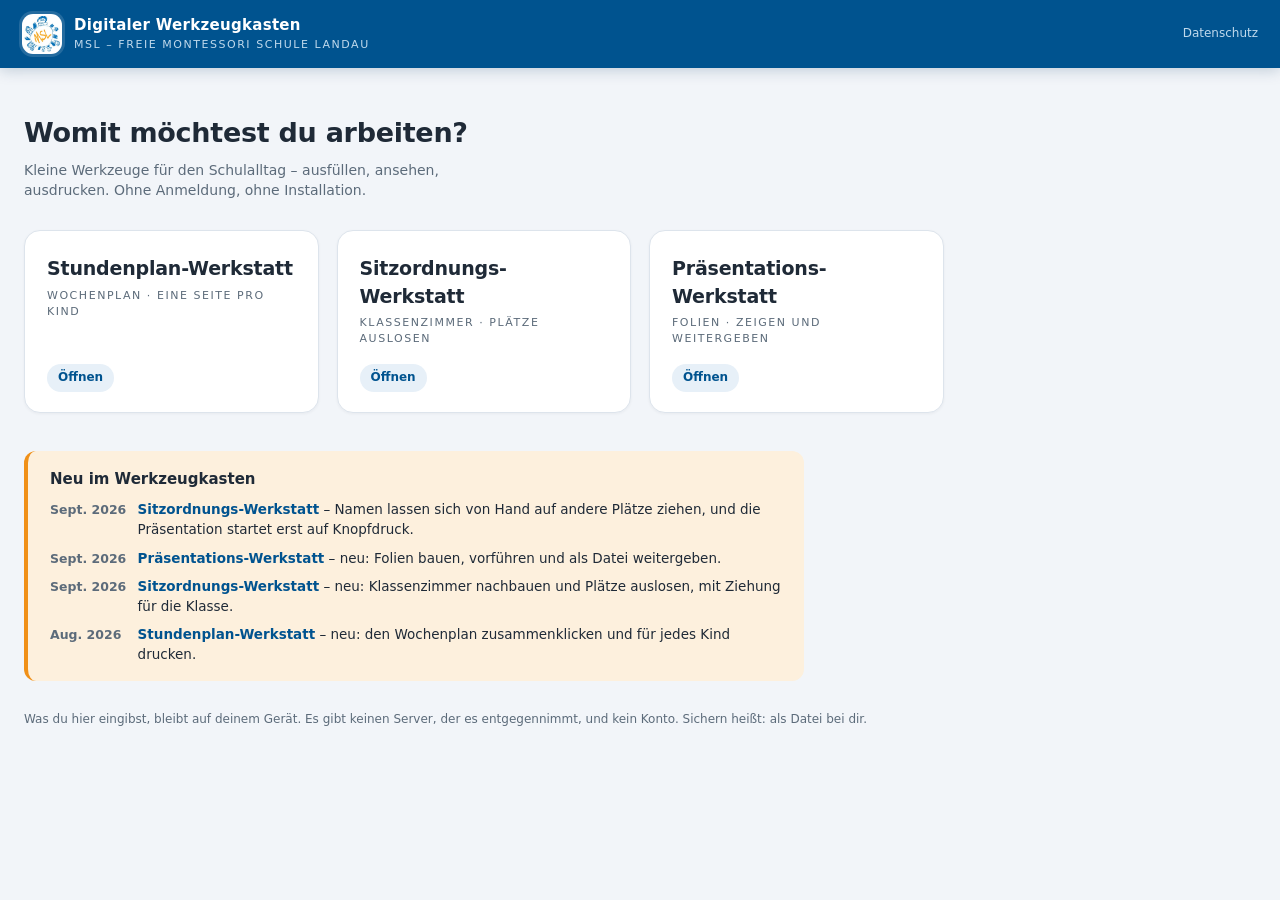
<file: index.html>
<!DOCTYPE html>
<html lang="de">
<head>
<meta charset="utf-8">
<meta name="viewport" content="width=device-width, initial-scale=1">
<title>MSL – digitaler Werkzeugkasten</title>
<link rel="stylesheet" href="haus/haus.css">
</head>
<body>

<header class="leiste">
  <div class="navi">
    <div class="marke">
      <img id="marke-logo" alt="MSL">
      <div>
        <strong>Digitaler Werkzeugkasten</strong>
        <em>MSL &ndash; Freie Montessori Schule Landau</em>
      </div>
    </div>
  </div>

  <!-- Rechts oben und bewusst leise: Wer es sucht, findet es; wer
       arbeiten will, wird nicht damit aufgehalten. Deshalb steht es
       hier und nicht als Kasten zwischen den Kacheln. -->
  <nav class="rechtliches">
    <a href="datenschutz.html">Datenschutz</a>
  </nav>
</header>

<main class="seite">
  <div class="einstieg">
    <h1>Womit möchtest du arbeiten?</h1>
    <p>
      Kleine Werkzeuge für den Schulalltag &ndash; ausfüllen, ansehen, ausdrucken.
      Ohne Anmeldung, ohne Installation.
    </p>
  </div>

  <!-- Ein neues Werkzeug: Ordner unter dienste/ anlegen und hier
       eine Kachel ergänzen. Sonst ist nichts zu tun.

       Die Adresse muss auf "index.html" enden und nicht nur auf den
       Ordner. Ein Webserver ergänzt das von selbst – beim Doppelklick
       auf der Festplatte aber nicht: dort zeigt der Browser dann die
       Dateiliste des Ordners statt der Seite. -->
  <div class="kacheln">

    <a class="kachel" href="dienste/stundenplan/index.html">
      <span class="stufe">Stundenplan-Werkstatt</span>
      <span class="thema">Wochenplan &middot; eine Seite pro Kind</span>
      <span class="zustand">Öffnen</span>
    </a>

    <a class="kachel" href="dienste/sitzordnung/index.html">
      <span class="stufe">Sitzordnungs-Werkstatt</span>
      <span class="thema">Klassenzimmer &middot; Plätze auslosen</span>
      <span class="zustand">Öffnen</span>
    </a>

    <a class="kachel" href="dienste/praesentation/index.html">
      <span class="stufe">Präsentations-Werkstatt</span>
      <span class="thema">Folien &middot; zeigen und weitergeben</span>
      <span class="zustand">Öffnen</span>
    </a>

  </div>

  <!-- Neu im Werkzeugkasten – von Hand gepflegt.

       Bei einem neuen Werkzeug oder einer größeren Änderung eine Zeile
       OBEN einfügen. Höchstens sechs Zeilen: die älteste fällt dann
       unten weg. Als Datum reicht der Monat; im datetime steht der
       genaue Tag.

       Der Name verlinkt aufs Werkzeug. Wie bei den Kacheln muss die
       Adresse auf "index.html" enden. -->
  <section class="neues" aria-labelledby="neues-titel">
    <h2 id="neues-titel">Neu im Werkzeugkasten</h2>
    <ul>
      <li>
        <time datetime="2026-09-15">Sept. 2026</time>
        <span><a href="dienste/sitzordnung/index.html">Sitzordnungs-Werkstatt</a>
          &ndash; Namen lassen sich von Hand auf andere Plätze ziehen, und die
          Präsentation startet erst auf Knopfdruck.</span>
      </li>
      <li>
        <time datetime="2026-09-12">Sept. 2026</time>
        <span><a href="dienste/praesentation/index.html">Präsentations-Werkstatt</a>
          &ndash; neu: Folien bauen, vorführen und als Datei weitergeben.</span>
      </li>
      <li>
        <time datetime="2026-09-09">Sept. 2026</time>
        <span><a href="dienste/sitzordnung/index.html">Sitzordnungs-Werkstatt</a>
          &ndash; neu: Klassenzimmer nachbauen und Plätze auslosen, mit Ziehung
          für die Klasse.</span>
      </li>
      <li>
        <time datetime="2026-08-21">Aug. 2026</time>
        <span><a href="dienste/stundenplan/index.html">Stundenplan-Werkstatt</a>
          &ndash; neu: den Wochenplan zusammenklicken und für jedes Kind
          drucken.</span>
      </li>
    </ul>
  </section>

  <p class="fussnote">
    Was du hier eingibst, bleibt auf deinem Gerät. Es gibt keinen Server,
    der es entgegennimmt, und kein Konto. Sichern heißt: als Datei bei dir.
  </p>

</main>

<script src="haus/marke.js"></script>
<script>document.getElementById("marke-logo").src = MSL_LOGO;</script>

</body>
</html>
</file>
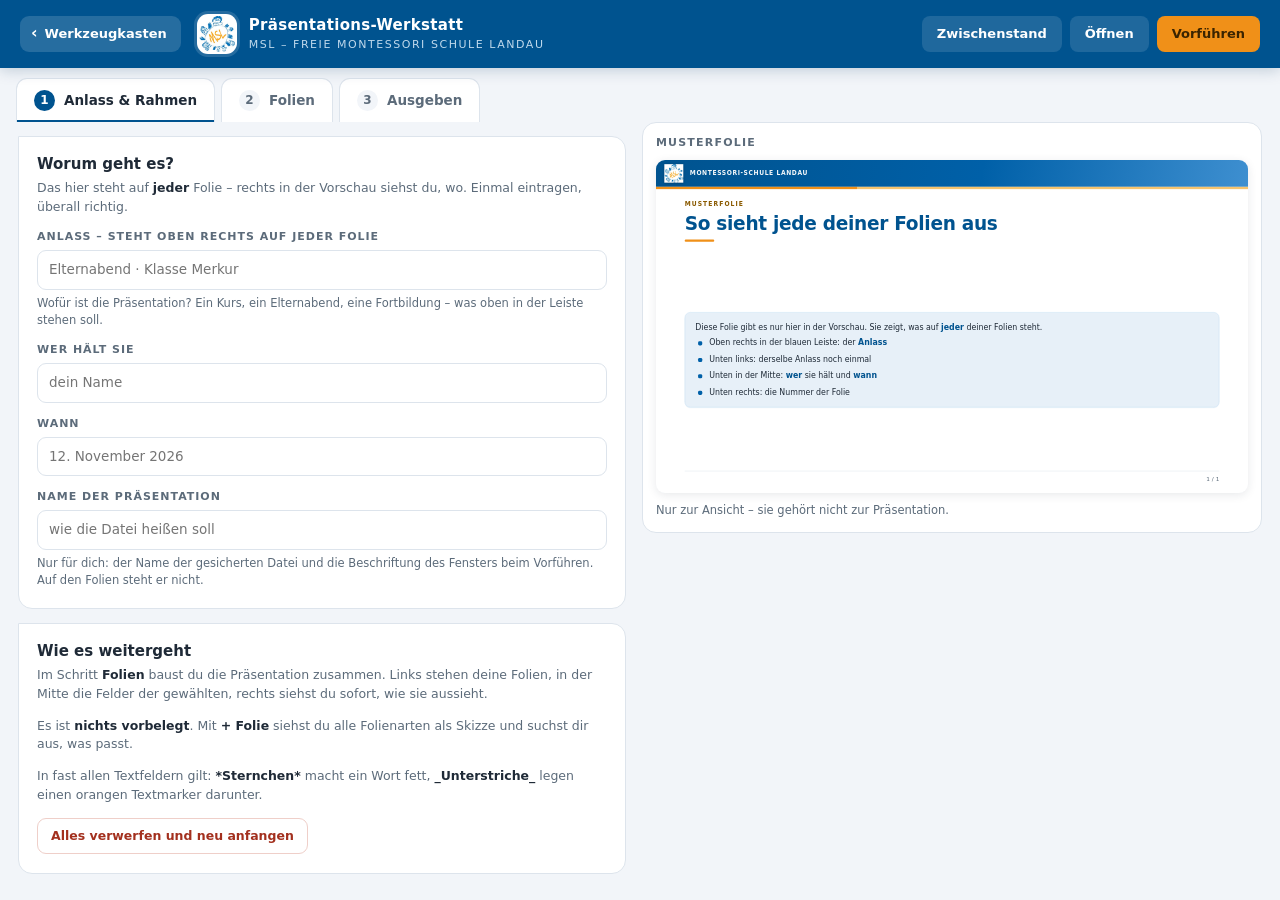
<file: dienste/praesentation/index.html>
<!DOCTYPE html>
<html lang="de">
<head>
<meta charset="utf-8">
<meta name="viewport" content="width=device-width, initial-scale=1">
<title>Präsentations-Werkstatt</title>
<!-- Erst das Haus (Farben, Kopfleiste), dann das Eigene. -->
<link rel="stylesheet" href="../../haus/haus.css">
<link rel="stylesheet" href="app.css">
</head>
<body>

<div id="app">

  <header class="leiste">
    <div class="navi">
      <a class="zurueck" href="../../index.html">
        <span class="pfeil">&lsaquo;</span><span class="wort">Werkzeugkasten</span>
      </a>
      <a class="marke" href="../../index.html" title="Zur Startseite">
        <img id="marke-logo" alt="MSL">
        <div>
          <strong>Präsentations-Werkstatt</strong>
          <em>MSL &ndash; Freie Montessori Schule Landau</em>
        </div>
      </a>
    </div>
    <div class="knoepfe">
      <!-- "Zwischenstand" und nicht "Sichern": das Ergebnis zum
           Weitergeben entsteht in Schritt 3, und die beiden Wörter
           waren nicht auseinanderzuhalten. -->
      <button id="btn-sichern" class="still"
              title="Den Arbeitsstand als Datei ablegen, um später weiterzuarbeiten">Zwischenstand</button>
      <button id="btn-oeffnen" class="still"
              title="Einen abgelegten Arbeitsstand wieder laden">Öffnen</button>
      <input type="file" id="datei" accept=".json,application/json" hidden>
      <button id="btn-vorfuehren" class="haupt"
              title="Die Präsentation formatfüllend zeigen">Vorführen</button>
    </div>
  </header>

  <!-- Kein Assistent, der gängelt: man darf jederzeit überall hin. -->
  <nav class="schritte" id="schritte">
    <button data-schritt="rahmen" class="an"><span class="zahl">1</span> Anlass &amp; Rahmen</button>
    <button data-schritt="folien"><span class="zahl">2</span> Folien</button>
    <button data-schritt="ausgeben"><span class="zahl">3</span> Ausgeben</button>
  </nav>

  <main class="werkstatt" id="werkstatt" data-schritt="rahmen">

    <!-- ---------- Die Folienliste, nur im Schritt 2 ---------- -->
    <aside class="folienleiste" data-fuer="folien" hidden>
      <div class="leistenkopf">
        <h2>Deine Folien</h2>
        <button id="btn-folie-neu" class="werkzeug-haupt" title="Eine Folie hinzufügen">+ Folie</button>
      </div>
      <p class="hinweis klein">
        Anklicken zum Bearbeiten, mit den Pfeilen umsortieren.
        Eine neue Folie kommt hinter die gerade gewählte.
      </p>
      <ol class="folienliste" id="folienliste"></ol>
    </aside>

    <!-- ---------- Die Felder ---------- -->
    <section class="arbeit">

      <!-- Schritt 1 -->
      <div class="block" data-fuer="rahmen">
        <h2>Worum geht es?</h2>
        <p class="hinweis">
          Das hier steht auf <b>jeder</b> Folie &ndash; rechts in der
          Vorschau siehst du, wo. Einmal eintragen, überall richtig.
        </p>
        <div class="feld">
          <label for="r-anlass">Anlass &ndash; steht oben rechts auf jeder Folie</label>
          <input type="text" id="r-anlass" placeholder="Elternabend &middot; Klasse Merkur">
          <p class="hinweis klein">
            Wofür ist die Präsentation? Ein Kurs, ein Elternabend, eine
            Fortbildung &ndash; was oben in der Leiste stehen soll.
          </p>
        </div>
        <div class="feld">
          <label for="r-lehrkraft">Wer hält sie</label>
          <input type="text" id="r-lehrkraft" placeholder="dein Name">
        </div>
        <div class="feld">
          <label for="r-datum">Wann</label>
          <input type="text" id="r-datum" placeholder="12. November 2026">
        </div>
        <div class="feld">
          <label for="r-titel">Name der Präsentation</label>
          <input type="text" id="r-titel" placeholder="wie die Datei heißen soll">
          <p class="hinweis klein">
            Nur für dich: der Name der gesicherten Datei und die
            Beschriftung des Fensters beim Vorführen. Auf den Folien
            steht er nicht.
          </p>
        </div>
      </div>

      <div class="block" data-fuer="rahmen">
        <h2>Wie es weitergeht</h2>
        <p class="hinweis">
          Im Schritt <b>Folien</b> baust du die Präsentation zusammen.
          Links stehen deine Folien, in der Mitte die Felder der
          gewählten, rechts siehst du sofort, wie sie aussieht.
        </p>
        <p class="hinweis">
          Es ist <b>nichts vorbelegt</b>. Mit <b>+ Folie</b> siehst du
          alle Folienarten als Skizze und suchst dir aus, was passt.
        </p>
        <p class="hinweis">
          In fast allen Textfeldern gilt: <b>*Sternchen*</b> macht ein
          Wort fett, <b>_Unterstriche_</b> legen einen orangen
          Textmarker darunter.
        </p>
        <button id="btn-ganz-neu" class="werkzeug-warn">Alles verwerfen und neu anfangen</button>
      </div>

      <!-- Schritt 2: die Felder der gewählten Folie, gebaut von app.js -->
      <div class="block" data-fuer="folien" id="folien-editor"></div>

      <!-- Schritt 3 -----------------------------------------------
           Drei Wege hinaus, nebeneinander und mit dem, was dabei
           wirklich herauskommt. Vorher lag das Sichern weit unten
           und man erfuhr erst hinterher, was dabei entsteht.     -->
      <div class="block" data-fuer="ausgeben">
        <h2>Was drin ist</h2>
        <div id="inhaltsbild" class="inhaltsbild"></div>
      </div>

      <div class="block ausgabe" data-fuer="ausgeben">
        <h2><span class="weg">1</span> Zeigen</h2>
        <p class="hinweis">
          Formatfüllend, hier in diesem Fenster. Weiter mit
          <b>Pfeiltaste</b>, <b>Leertaste</b> oder einem Klick irgendwohin;
          <b>F</b> schaltet auf Vollbild, <b>O</b> zeigt alle Folien zum
          Anspringen, <b>Esc</b> beendet.
        </p>
        <p class="hinweis">
          Folien mit <b>nacheinander aufdecken</b> zeigen ihre Karten
          einzeln &ndash; jeder Tastendruck eine mehr. Filme laufen mit.
        </p>
        <button id="btn-zeigen" class="werkzeug-haupt gross">Vorführen</button>
      </div>

      <div class="block ausgabe" data-fuer="ausgeben">
        <h2><span class="weg">2</span> Weitergeben</h2>
        <p class="hinweis">
          Eine Datei, die überall per Doppelklick läuft &ndash; ohne
          Internet, ohne Programm, auch auf einem fremden Rechner. Das ist
          der Weg, eine Präsentation zu verschicken oder auf einen
          USB-Stick zu legen.
        </p>
        <div id="ausgabe-was" class="ausgabe-was"></div>
        <button id="btn-html" class="werkzeug-haupt gross">Ausgeben</button>
      </div>

      <div class="block" data-fuer="ausgeben">
        <h2>Als Vorlage behalten</h2>
        <p class="hinweis">
          Die Werkstatt fängt bewusst leer an. Wenn du einen Aufbau hast,
          den du immer wieder brauchst &ndash; einen Elternabend, eine
          Kursvorstellung, eine Fortbildung &ndash;, dann lege ihn einmal an
          und sichere ihn als <b>Vorlage</b>. Beim nächsten Mal öffnest du
          sie und überschreibst nur noch die Texte.
        </p>
        <p class="hinweis">
          Eine Vorlage ist eine <b>Datei</b> bei dir &ndash; dort, wo du sie
          ablegst. Damit kannst du sie auch einer Kollegin schicken, und sie
          ist nicht weg, wenn jemand den Browser aufräumt. Eingefügte Bilder
          sind enthalten; mit vielen Bildern wird die Datei entsprechend groß.
        </p>
        <div class="werkzeuge">
          <button id="btn-vorlage-datei" class="werkzeug-haupt">Als Vorlage sichern</button>
          <button id="btn-vorlage-laden">Vorlage öffnen</button>
          <input type="file" id="vorlage-datei" accept=".json,application/json" hidden>
        </div>
      </div>

      <div class="block" data-fuer="ausgeben">
        <h2>Wo das alles liegt</h2>
        <p class="hinweis">
          Auf diesem Rechner, in diesem Browser &ndash; und sonst nirgends.
          Es gibt keinen Server, der etwas entgegennimmt, und kein Konto.
        </p>
        <p class="hinweis">
          Der Browser merkt sich den Stand nur, damit du nach dem Schließen
          weitermachen kannst. Verlass dich nicht darauf: was bleiben soll,
          gehört als <b>Datei</b> zu dir &ndash; <b>Zwischenstand</b> zum
          Weiterarbeiten, <b>Ausgeben</b> zum Weitergeben, <b>Als Vorlage
          sichern</b> für das nächste Mal.
        </p>
      </div>

    </section>

    <!-- ---------- Die Vorschau ---------- -->
    <aside class="schau">
      <div class="schaukopf">
        <span class="wort" id="schau-titel">Vorschau</span>
        <span class="schau-nr" id="schau-nr"></span>
      </div>
      <div class="schaukasten" id="schaukasten"></div>
      <p class="hinweis klein" id="schau-fuss"></p>
    </aside>

  </main>

</div>

<!-- Die Auswahl der Folienart: Skizze, Name, ein Satz dazu.
     Eine Lehrkraft soll SEHEN, was sie bekommt, und nicht aus
     einem Fachbegriff raten müssen.                          -->
<div class="galerie" id="galerie" hidden>
  <div class="galeriekasten">
    <div class="galeriekopf">
      <h2 id="galerie-titel">Was für eine Folie soll es werden?</h2>
      <button id="galerie-zu" title="Schließen">&times;</button>
    </div>
    <div class="galerierost" id="galerierost"></div>
  </div>
</div>

<!-- Hier findet die Vorführung statt: eine Überlagerung über der
     ganzen Werkstatt. Nicht in einem zweiten Fenster – dort sind die
     Videos nicht abspielbar, weil ihre Adressen nur in dem Dokument
     gelten, das sie erzeugt hat. Siehe vorfuehren.js. -->
<div id="buehnenraum" hidden>
  <div id="buehne"></div>
  <button id="buehne-zu" title="Beenden (Esc)">&times;</button>
</div>

<!-- Die Auswahl einer Seite aus einem PDF. Miniaturen statt einer
     Zahl zum Eintippen: man weiß meistens nicht, welche Seite man
     braucht – man erkennt sie. -->
<div class="galerie" id="pdfwahl" hidden>
  <div class="galeriekasten">
    <div class="galeriekopf">
      <div>
        <h2 id="pdf-titel">Welche Seite?</h2>
        <p class="hinweis klein" id="pdf-notiz" style="margin:4px 0 0"></p>
      </div>
      <button id="pdf-zu" title="Schließen">&times;</button>
    </div>
    <div class="pdfrost" id="pdfrost"></div>
  </div>
</div>

<!-- Die Dateiwähler liegen einmal hier und werden von dem Feld
     benutzt, das gerade dran ist – siehe app.js. Beim Bild ist
     auch PDF erlaubt: daraus wird dann eine Seite. -->
<input type="file" id="bild-datei" accept="image/*,application/pdf,.pdf" hidden>
<input type="file" id="video-datei" accept="video/*" hidden>

<style id="folienstil"></style>

<!-- Erst das Logo aus dem Haus, dann die Vorgaben, dann Bauer, Motor,
     Speicher und zuletzt die Bedienung. Klassische Skripte in fester
     Reihenfolge – daten.js muss stehen, bevor irgendjemand VORTRAG
     liest. (haus/drucken.js fehlt mit Absicht: diese Werkstatt druckt
     nicht, und die ausgegebene Datei trägt ihre Druckregeln selbst.) -->
<script src="../../haus/marke.js"></script>
<script src="daten.js"></script>
<script src="folien-design.js"></script>
<script src="bausteine.js"></script>
<script src="vorfuehren.js"></script>
<script src="speicher.js"></script>
<script src="packen.js"></script>
<script src="app.js"></script>

</body>
</html>
</file>
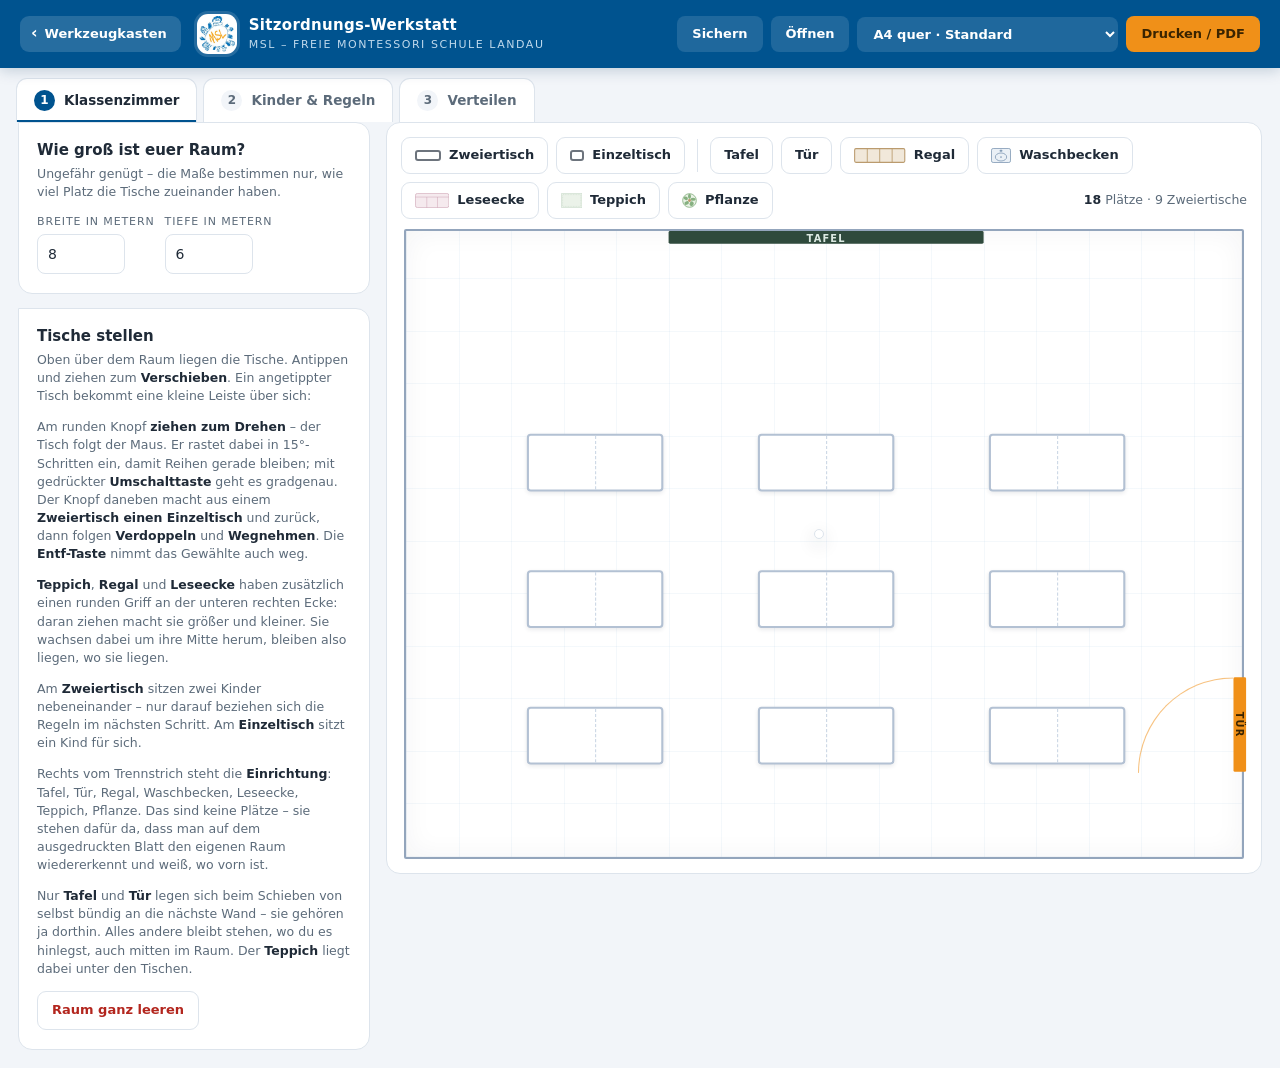
<file: dienste/sitzordnung/index.html>
<!DOCTYPE html>
<html lang="de">
<head>
<meta charset="utf-8">
<meta name="viewport" content="width=device-width, initial-scale=1">
<title>Sitzordnungs-Werkstatt</title>
<!-- Erst das Haus (Farben, Kopfleiste), dann das Eigene. -->
<link rel="stylesheet" href="../../haus/haus.css">
<link rel="stylesheet" href="app.css">
</head>
<body>

<div id="app">

  <header class="leiste">
    <div class="navi">
      <a class="zurueck" href="../../index.html">
        <span class="pfeil">&lsaquo;</span><span class="wort">Werkzeugkasten</span>
      </a>
      <a class="marke" href="../../index.html" title="Zur Startseite">
        <img id="marke-logo" alt="MSL">
        <div>
          <strong>Sitzordnungs-Werkstatt</strong>
          <em>MSL &ndash; Freie Montessori Schule Landau</em>
        </div>
      </a>
    </div>
    <div class="knoepfe">
      <button id="btn-sichern" class="still" title="Klassenzimmer, Namen und Regeln als Datei sichern">Sichern</button>
      <button id="btn-oeffnen" class="still" title="Eine gesicherte Sitzordnung wieder laden">Öffnen</button>
      <input type="file" id="datei" accept=".json,application/json" hidden>
      <select id="format" title="Papierformat"></select>
      <button id="btn-drucken" class="haupt">Drucken / PDF</button>
    </div>
  </header>

  <!-- Kein Assistent, der gängelt: man darf jederzeit überall hin. -->
  <nav class="schritte" id="schritte">
    <button data-schritt="raum"      class="an"><span class="zahl">1</span> Klassenzimmer</button>
    <button data-schritt="kinder"><span class="zahl">2</span> Kinder &amp; Regeln</button>
    <button data-schritt="verteilen"><span class="zahl">3</span> Verteilen</button>
  </nav>

  <main class="werkstatt" id="werkstatt" data-schritt="raum">

    <aside class="steuerung">

      <!-- ---------- Schritt 1 ---------- -->
      <div class="block" data-fuer="raum">
        <h2>Wie groß ist euer Raum?</h2>
        <p class="hinweis">
          Ungefähr genügt &ndash; die Maße bestimmen nur, wie viel Platz die
          Tische zueinander haben.
        </p>
        <div class="masse">
          <div>
            <label for="raum-breite">Breite in Metern</label>
            <input type="number" id="raum-breite" min="3" max="20" step="0.5">
          </div>
          <div>
            <label for="raum-tiefe">Tiefe in Metern</label>
            <input type="number" id="raum-tiefe" min="3" max="20" step="0.5">
          </div>
        </div>
      </div>

      <div class="block" data-fuer="raum">
        <h2>Tische stellen</h2>
        <p class="hinweis">
          Oben über dem Raum liegen die Tische. Antippen und ziehen zum
          <b>Verschieben</b>. Ein angetippter Tisch bekommt eine kleine
          Leiste über sich:
        </p>
        <p class="hinweis">
          Am runden Knopf <b>ziehen zum Drehen</b> &ndash; der Tisch folgt
          der Maus. Er rastet dabei in 15°-Schritten ein, damit Reihen
          gerade bleiben; mit gedrückter <b>Umschalttaste</b> geht es
          gradgenau. Der Knopf daneben macht aus einem <b>Zweiertisch
          einen Einzeltisch</b> und zurück, dann folgen
          <b>Verdoppeln</b> und <b>Wegnehmen</b>. Die <b>Entf-Taste</b>
          nimmt das Gewählte auch weg.
        </p>
        <p class="hinweis">
          <b>Teppich</b>, <b>Regal</b> und <b>Leseecke</b> haben zusätzlich
          einen runden Griff an der unteren rechten Ecke: daran ziehen
          macht sie größer und kleiner. Sie wachsen dabei um ihre Mitte
          herum, bleiben also liegen, wo sie liegen.
        </p>
        <p class="hinweis">
          Am <b>Zweiertisch</b> sitzen zwei Kinder nebeneinander &ndash; nur darauf
          beziehen sich die Regeln im nächsten Schritt. Am <b>Einzeltisch</b>
          sitzt ein Kind für sich.
        </p>
        <p class="hinweis">
          Rechts vom Trennstrich steht die <b>Einrichtung</b>: Tafel, Tür,
          Regal, Waschbecken, Leseecke, Teppich, Pflanze. Das sind keine
          Plätze &ndash; sie stehen dafür da, dass man auf dem ausgedruckten
          Blatt den eigenen Raum wiedererkennt und weiß, wo vorn ist.
        </p>
        <p class="hinweis">
          Nur <b>Tafel</b> und <b>Tür</b> legen sich beim Schieben von
          selbst bündig an die nächste Wand &ndash; sie gehören ja dorthin.
          Alles andere bleibt stehen, wo du es hinlegst, auch mitten im
          Raum. Der <b>Teppich</b> liegt dabei unter den Tischen.
        </p>
        <button id="btn-raum-leeren" class="werkzeug-warn">Raum ganz leeren</button>
      </div>

      <!-- ---------- Schritt 2 ---------- -->
      <div class="block" data-fuer="kinder" hidden>
        <h2>Die Kinder</h2>
        <p class="hinweis">
          Zuerst: welche Klassenstufen sitzen in eurer Klasse?
          <b>1&ndash;3</b>, <b>4&ndash;6</b>, <b>7&ndash;8</b> &ndash; oder einzeln
          aufgezählt. Danach richten sich die Felder darunter.
        </p>
        <div class="masse" style="margin-bottom:15px">
          <div>
            <label for="stufen">Klassenstufen</label>
            <input type="text" id="stufen" inputmode="numeric" placeholder="1–3">
          </div>
        </div>
        <p class="hinweis">
          Ein Name pro Zeile. Wem die Stufe egal ist, schreibt alle in
          dasselbe Feld &ndash; für die Mischung <b>Völlig frei</b> macht das
          keinen Unterschied.
        </p>
        <!-- Die Felder baut app.js aus SITZ.jahrgaenge (daten.js).
             So stehen die Jahrgänge nur an einer Stelle. -->
        <div id="jahrgangsfelder"></div>
        <div class="zaehlzeile" id="zaehlzeile"></div>
      </div>

      <div class="block" data-fuer="kinder" hidden>
        <h2>Wie gemischt wird</h2>
        <p class="hinweis">
          Betrifft nur den Zweiertisch &ndash; nur dort sitzen zwei
          nebeneinander.
        </p>
        <select id="mischung"></select>
        <p class="hinweis klein" id="mischung-was"></p>
      </div>

      <div class="block" data-fuer="kinder" hidden>
        <h2>Wie heißt die Klasse?</h2>
        <p class="hinweis">Steht oben auf dem ausgedruckten Blatt.</p>
        <div class="masse">
          <div style="flex:1">
            <label for="klasse">Klasse</label>
            <input type="text" id="klasse" style="width:100%" placeholder="Klasse Merkur">
          </div>
        </div>
      </div>

      <div class="block" data-fuer="kinder" hidden>
        <h2>Die pädagogische Bremse</h2>
        <p class="hinweis">
          Beides meint dasselbe: zusammen an <b>einem Zweiertisch</b>.
          Ohne Regeln würfelt der Rechner komplett frei.
        </p>

        <div class="regelart pflicht">
          <h3><span class="punkt"></span> Müssen zusammensitzen</h3>
          <p class="hinweis">
            Zum Beispiel eine Lernpatenschaft oder besondere Wünsche. An einen Zweiertisch passen
            zwei &ndash; wer hier vergeben ist, verschwindet aus der Auswahl.
            Zum Ändern die Regel wegnehmen, dann sind beide Namen wieder frei verfügbar.
          </p>
          <div class="regelneu">
            <select id="pflicht-a"></select>
            <select id="pflicht-b"></select>
            <button id="pflicht-plus" title="Regel hinzufügen">+</button>
          </div>
          <p class="hinweis klein" id="pflicht-notiz"></p>
          <div class="regelliste" id="pflicht-liste"></div>
        </div>

        <div class="regelart tabu">
          <h3><span class="punkt"></span> Dürfen nicht zusammensitzen</h3>
          <p class="hinweis">
            Wenn zwei nicht zusammen sitzen wollen. Oder nicht sollten. Ein Kind lässt
            sich von <b>mehreren</b> trennen &ndash; wähle es links und füge
            nacheinander hinzu, wo keine Sitznachbarschaft erwünscht ist.
          </p>
          <div class="regelneu">
            <select id="tabu-a"></select>
            <select id="tabu-b"></select>
            <button id="tabu-plus" title="Regel hinzufügen">+</button>
          </div>
          <p class="hinweis klein" id="tabu-notiz"></p>
          <div class="regelliste" id="tabu-liste"></div>
        </div>
      </div>

      <!-- ---------- Schritt 3 ---------- -->
      <div class="block" data-fuer="verteilen" hidden>
        <h2>Verteilen</h2>
        <div id="meldung"></div>
        <p class="hinweis">
          Der Rechner würfelt die Plätze aus und hält sich dabei an eure Regeln.
          Gefällt das Ergebnis nicht, würfelt er einfach noch einmal.
          Gewürfelt wird bei beiden Wegen gleich &ndash; sie unterscheiden sich
          nur darin, ob jemand zuschaut.
        </p>
        <div class="werkzeuge" style="margin-bottom:12px">
          <button id="btn-show" class="werkzeug-haupt">Ziehung starten</button>
          <button id="btn-still">Plätze setzen</button>
          <button id="btn-leeren">Wieder leeren</button>
        </div>
        <p class="hinweis">
          <b>Ziehung starten</b> ist die Vorführung für die Klasse: alle Namen
          liegen als Namenshaufen im Korb. Einer wird herausgezogen und steht
          groß da, lang genug zum Lesen. Dann schwebt er leicht schräg über
          ein paar Plätze, als suche er sich einen aus &ndash; und setzt sich
          schließlich auf seinen.
        </p>
        <p class="hinweis">
          Das dauert etwa sechs Sekunden je Kind, bei zwanzig Kindern also
          rund zwei Minuten. <b>Überspringen</b> über dem Raum kürzt jederzeit
          ab. Zu schnell oder zu langsam? Die Zeiten stehen in
          <b>daten.js</b> unter <b>ziehung</b> und sind zum Nachstellen da.
        </p>
        <p class="hinweis">
          <b>Plätze setzen</b> macht dasselbe ohne Vorführung: sofort fertig.
          Für die stille Runde zu zweit.
        </p>
        <p class="hinweis">
          Einzelne Namen lassen sich im Raum <b>auf einen anderen Platz
          ziehen</b>: auf einen Namen gezogen, tauschen die beiden; auf einen
          freien Platz, zieht das Kind um.
        </p>
      </div>

      <div class="block" data-fuer="verteilen" hidden>
        <h2>Ausdrucken</h2>
        <p class="hinweis">
          Oben rechts das Papierformat wählen, dann <b>Drucken / PDF</b>.
          Im Druckdialog: Ziel <b>Als PDF speichern</b>, Ränder <b>keine</b>,
          <b>Hintergrundgrafiken</b> anhaken.
        </p>
        <p class="hinweis">
          Auf dem iPad bitte nicht Safari nehmen &ndash; <b>Firefox</b> macht es richtig.
          Die Erklärung dazu steht unten auf der Startseite des Stundenplans.
        </p>
      </div>

    </aside>

    <section class="buehnenkasten">
      <div class="werkzeuge" id="werkzeuge"></div>
      <div class="raum" id="raum"></div>
    </section>

  </main>

</div>

<div id="druck"></div>
<style id="blattstil"></style>
<style id="seitenformat"></style>

<!-- Erst das Logo aus dem Haus, dann die Vorgaben, dann der Raum,
     das Regelwerk, das Blatt und zuletzt die Bedienung. Klassische
     Skripte in fester Reihenfolge – daten.js muss stehen, bevor
     irgendjemand SITZ liest, und drucken.js vor blatt.js, das
     dessen CSS-Text einsetzt.                                     -->
<script src="../../haus/marke.js"></script>
<script src="../../haus/drucken.js"></script>
<script src="daten.js"></script>
<script src="raum.js"></script>
<script src="verteilen.js"></script>
<script src="blatt.js"></script>
<script src="app.js"></script>

</body>
</html>
</file>
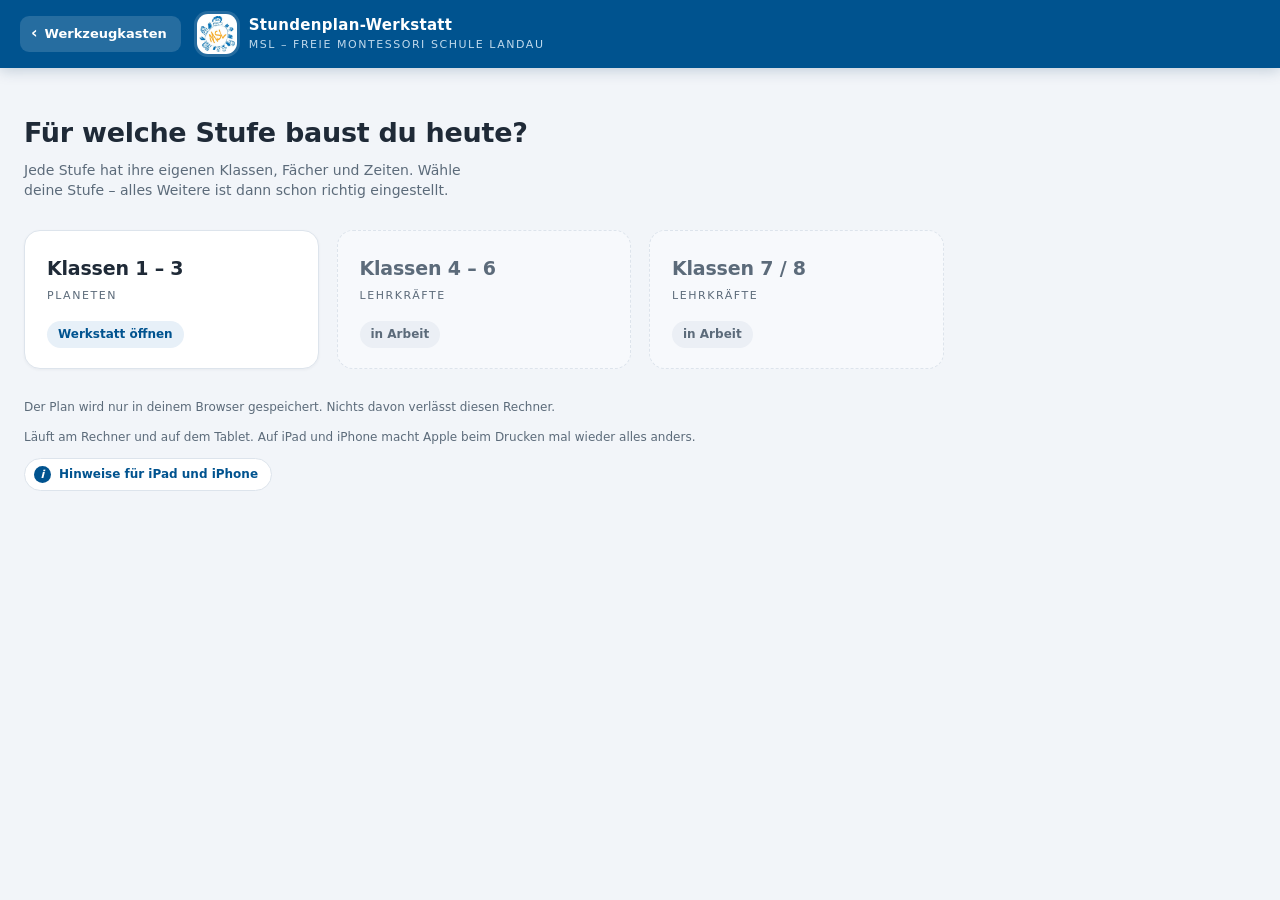
<file: dienste/stundenplan/index.html>
<!DOCTYPE html>
<html lang="de">
<head>
<meta charset="utf-8">
<meta name="viewport" content="width=device-width, initial-scale=1">
<title>Stundenplan-Werkstatt</title>
<link rel="stylesheet" href="../../haus/haus.css">
</head>
<body>

<header class="leiste">
  <div class="navi">
    <a class="zurueck" href="../../index.html">
      <span class="pfeil">&lsaquo;</span><span class="wort">Werkzeugkasten</span>
    </a>
    <a class="marke" href="../../index.html" title="Zur Startseite">
      <img id="marke-logo" alt="MSL">
      <div>
        <strong>Stundenplan-Werkstatt</strong>
        <em>MSL &ndash; Freie Montessori Schule Landau</em>
      </div>
    </a>
  </div>
</header>

<main class="seite">
  <div class="einstieg">
    <h1>Für welche Stufe baust du heute?</h1>
    <p>
      Jede Stufe hat ihre eigenen Klassen, Fächer und Zeiten.
      Wähle deine Stufe &ndash; alles Weitere ist dann schon richtig eingestellt.
    </p>
  </div>

  <div id="kacheln" class="kacheln"></div>

  <div class="fusszeile">
    <p class="fussnote">
      Der Plan wird nur in deinem Browser gespeichert. Nichts davon verlässt diesen Rechner.
    </p>
    <p class="fussnote">
      Läuft am Rechner und auf dem Tablet. Auf iPad und iPhone macht Apple
      beim Drucken mal wieder alles anders.
    </p>

    <!-- Zugeklappt und klein: wer kein Apple-Gerät hat, soll damit
         gar nicht erst behelligt werden. -->
    <details class="geraetehinweis">
      <summary>Hinweise für iPad und iPhone</summary>
      <div class="blase">
        <strong>Apple kocht beim Drucken sein eigenes Süppchen.</strong>
        <p>
          Safari hält sich nicht an das, was die Seite vorgibt: Es bekommt den
          Plan nicht auf eine einzige Seite und druckt ungefragt noch die
          Internetadresse an den Blattrand. Abstellen lässt sich das nicht.
        </p>
        <p>
          Deshalb zum Drucken auf dem iPad <b>einen anderen Browser nehmen</b>.
          <b>Firefox</b> ist getestet und macht es richtig.
        </p>
        <p>Dort führt dieser Weg zum PDF:</p>
        <ol>
          <li><b>Drucken / PDF</b> antippen — das Druckblatt geht auf.</li>
          <li>Oben <b>Querformat</b> wählen.</li>
          <li>Auf der kleinen Vorschau mit <b>zwei Fingern aufziehen</b>,
              bis sie den Bildschirm füllt.</li>
          <li>Oben rechts <b>Teilen → In Dateien sichern</b>.</li>
        </ol>
        <p>
          Der Plan kommt dabei etwas kleiner heraus als am Rechner, mit
          schmalem weißen Rand. Das ist gewollt: ohne diese Verkleinerung
          liefe jedes Blatt auf zwei Seiten.
        </p>
        <p>
          Am Rechner ist nichts davon nötig — dort einfach
          <b>Drucken / PDF</b>, Ränder auf <b>keine</b>,
          <b>Hintergrundgrafiken</b> anhaken.
        </p>
      </div>
    </details>
  </div>
</main>

<script src="../../haus/marke.js"></script>
<script src="gemeinsam/geteilt.js"></script>
<script>
document.getElementById("marke-logo").src = KATALOG.logo;

/* Die Kacheln kommen aus KATALOG.stufen in gemeinsam/geteilt.js.
   Eine Stufe scharf schalten heißt dort: bereit:true.            */
document.getElementById("kacheln").innerHTML = KATALOG.stufen.map(s => {
  const inhalt = `
    <span class="stufe">${s.name}</span>
    <span class="thema">${s.thema}</span>
    <span class="zustand">${s.bereit ? "Werkstatt öffnen" : "in Arbeit"}</span>`;
  return s.bereit
    ? `<a class="kachel" href="werkstatt.html?stufe=${s.id}">${inhalt}</a>`
    : `<div class="kachel wartet" aria-disabled="true">${inhalt}</div>`;
}).join("");
</script>

</body>
</html>
</file>
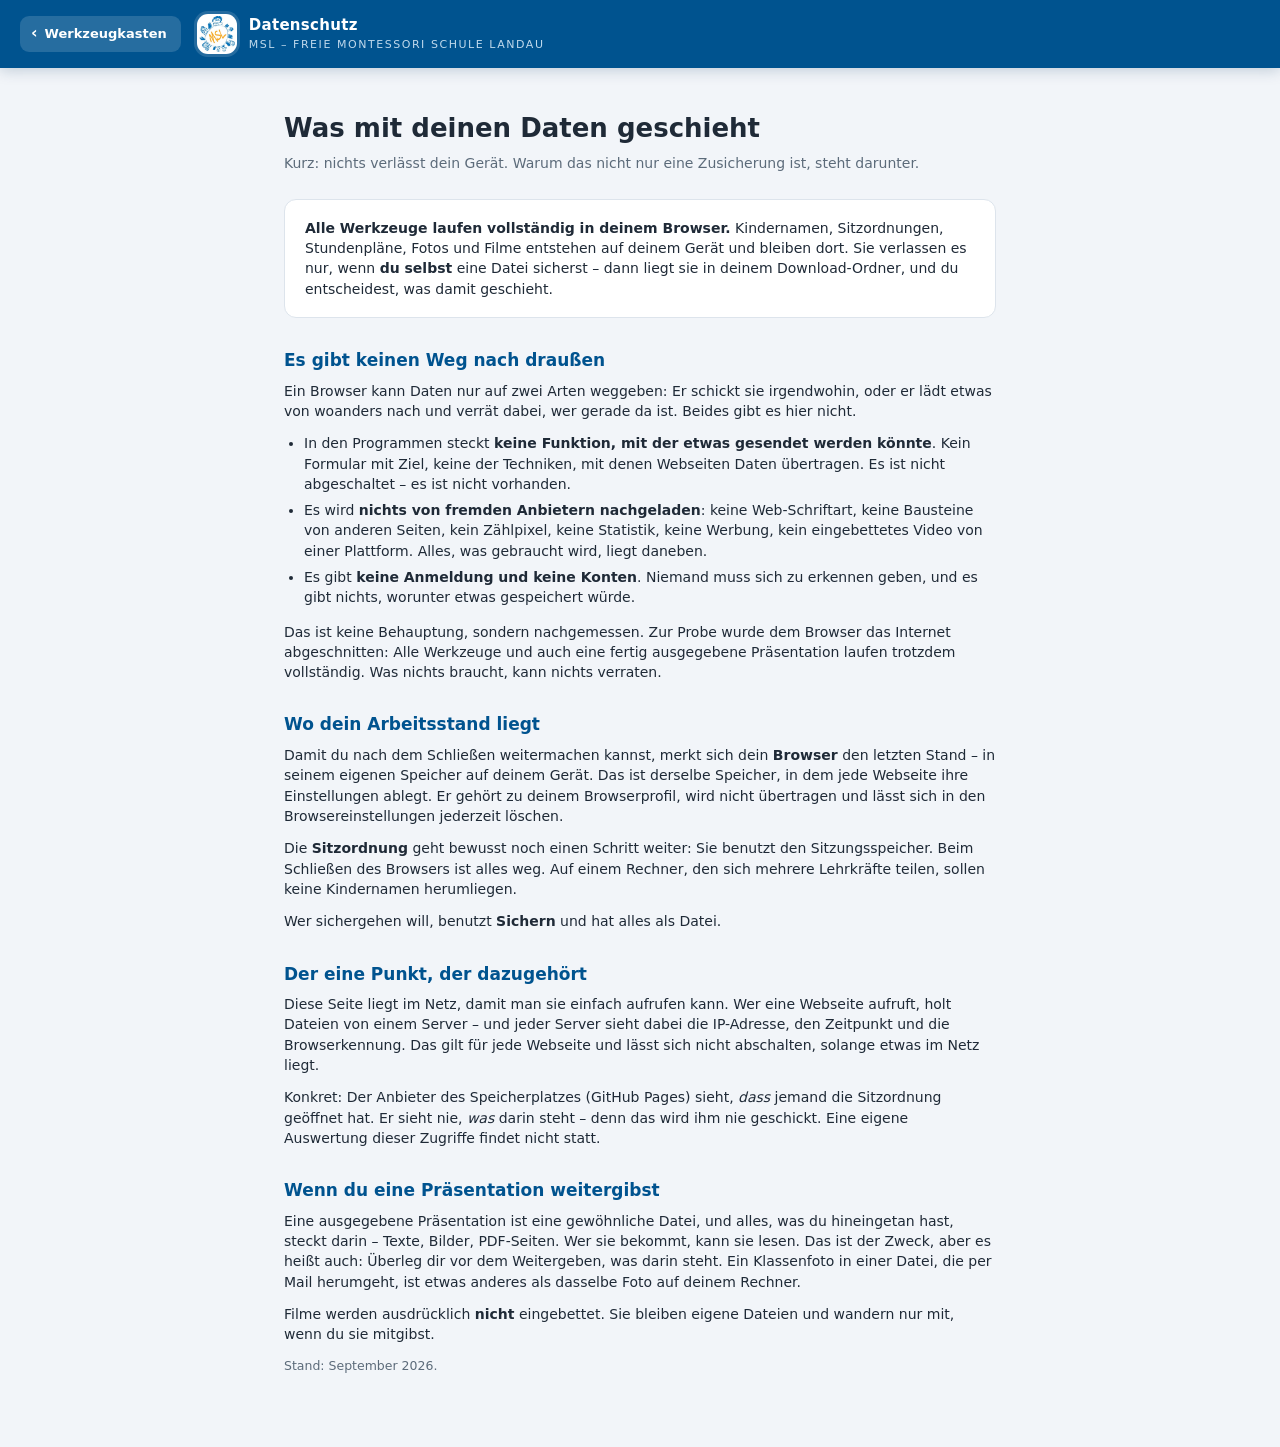
<file: datenschutz.html>
<!DOCTYPE html>
<html lang="de">
<head>
<meta charset="utf-8">
<meta name="viewport" content="width=device-width, initial-scale=1">
<title>Datenschutz &middot; MSL-Werkzeugkasten</title>
<link rel="stylesheet" href="haus/haus.css">
</head>
<body>

<header class="leiste">
  <div class="navi">
    <a class="zurueck" href="index.html">
      <span class="pfeil">&lsaquo;</span><span class="wort">Werkzeugkasten</span>
    </a>
    <a class="marke" href="index.html" title="Zur Startseite">
      <img id="marke-logo" alt="MSL">
      <div>
        <strong>Datenschutz</strong>
        <em>MSL &ndash; Freie Montessori Schule Landau</em>
      </div>
    </a>
  </div>
</header>

<main class="text">

  <h1>Was mit deinen Daten geschieht</h1>
  <p class="vorspann">
    Kurz: nichts verlässt dein Gerät. Warum das nicht nur eine Zusicherung
    ist, steht darunter.
  </p>

  <div class="kasten">
    <p>
      <b>Alle Werkzeuge laufen vollständig in deinem Browser.</b>
      Kindernamen, Sitzordnungen, Stundenpläne, Fotos und Filme entstehen
      auf deinem Gerät und bleiben dort. Sie verlassen es nur, wenn
      <b>du selbst</b> eine Datei sicherst &ndash; dann liegt sie in deinem
      Download-Ordner, und du entscheidest, was damit geschieht.
    </p>
  </div>

  <h2>Es gibt keinen Weg nach draußen</h2>
  <p>
    Ein Browser kann Daten nur auf zwei Arten weggeben: Er schickt sie
    irgendwohin, oder er lädt etwas von woanders nach und verrät dabei,
    wer gerade da ist. Beides gibt es hier nicht.
  </p>
  <ul>
    <li>
      In den Programmen steckt <b>keine Funktion, mit der etwas gesendet
      werden könnte</b>. Kein Formular mit Ziel, keine der Techniken, mit
      denen Webseiten Daten übertragen. Es ist nicht abgeschaltet &ndash;
      es ist nicht vorhanden.
    </li>
    <li>
      Es wird <b>nichts von fremden Anbietern nachgeladen</b>: keine
      Web-Schriftart, keine Bausteine von anderen Seiten, kein Zählpixel,
      keine Statistik, keine Werbung, kein eingebettetes Video von einer
      Plattform. Alles, was gebraucht wird, liegt daneben.
    </li>
    <li>
      Es gibt <b>keine Anmeldung und keine Konten</b>. Niemand muss sich zu
      erkennen geben, und es gibt nichts, worunter etwas gespeichert würde.
    </li>
  </ul>
  <p>
    Das ist keine Behauptung, sondern nachgemessen. Zur Probe wurde dem
    Browser das Internet abgeschnitten: Alle Werkzeuge und auch eine fertig
    ausgegebene Präsentation laufen trotzdem vollständig. Was nichts
    braucht, kann nichts verraten.
  </p>

  <h2>Wo dein Arbeitsstand liegt</h2>
  <p>
    Damit du nach dem Schließen weitermachen kannst, merkt sich dein
    <b>Browser</b> den letzten Stand &ndash; in seinem eigenen Speicher auf
    deinem Gerät. Das ist derselbe Speicher, in dem jede Webseite ihre
    Einstellungen ablegt. Er gehört zu deinem Browserprofil, wird nicht
    übertragen und lässt sich in den Browsereinstellungen jederzeit löschen.
  </p>
  <p>
    Die <b>Sitzordnung</b> geht bewusst noch einen Schritt weiter: Sie
    benutzt den Sitzungsspeicher. Beim Schließen des Browsers ist alles
    weg. Auf einem Rechner, den sich mehrere Lehrkräfte teilen, sollen
    keine Kindernamen herumliegen.
  </p>
  <p>
    Wer sichergehen will, benutzt <b>Sichern</b> und hat alles als Datei.
  </p>

  <h2>Der eine Punkt, der dazugehört</h2>
  <p>
    Diese Seite liegt im Netz, damit man sie einfach aufrufen kann. Wer
    eine Webseite aufruft, holt Dateien von einem Server &ndash; und jeder
    Server sieht dabei die IP-Adresse, den Zeitpunkt und die
    Browserkennung. Das gilt für jede Webseite und lässt sich nicht
    abschalten, solange etwas im Netz liegt.
  </p>
  <p>
    Konkret: Der Anbieter des Speicherplatzes (GitHub Pages) sieht,
    <em>dass</em> jemand die Sitzordnung geöffnet hat. Er sieht nie,
    <em>was</em> darin steht &ndash; denn das wird ihm nie geschickt.
    Eine eigene Auswertung dieser Zugriffe findet nicht statt.
  </p>

  <h2>Wenn du eine Präsentation weitergibst</h2>
  <p>
    Eine ausgegebene Präsentation ist eine gewöhnliche Datei, und alles,
    was du hineingetan hast, steckt darin &ndash; Texte, Bilder,
    PDF-Seiten. Wer sie bekommt, kann sie lesen. Das ist der Zweck, aber
    es heißt auch: Überleg dir vor dem Weitergeben, was darin steht. Ein
    Klassenfoto in einer Datei, die per Mail herumgeht, ist etwas anderes
    als dasselbe Foto auf deinem Rechner.
  </p>
  <p>
    Filme werden ausdrücklich <b>nicht</b> eingebettet. Sie bleiben eigene
    Dateien und wandern nur mit, wenn du sie mitgibst.
  </p>

  <p class="leise">Stand: September 2026.</p>

</main>

<script src="haus/marke.js"></script>
<script>document.getElementById("marke-logo").src = MSL_LOGO;</script>

</body>
</html>
</file>
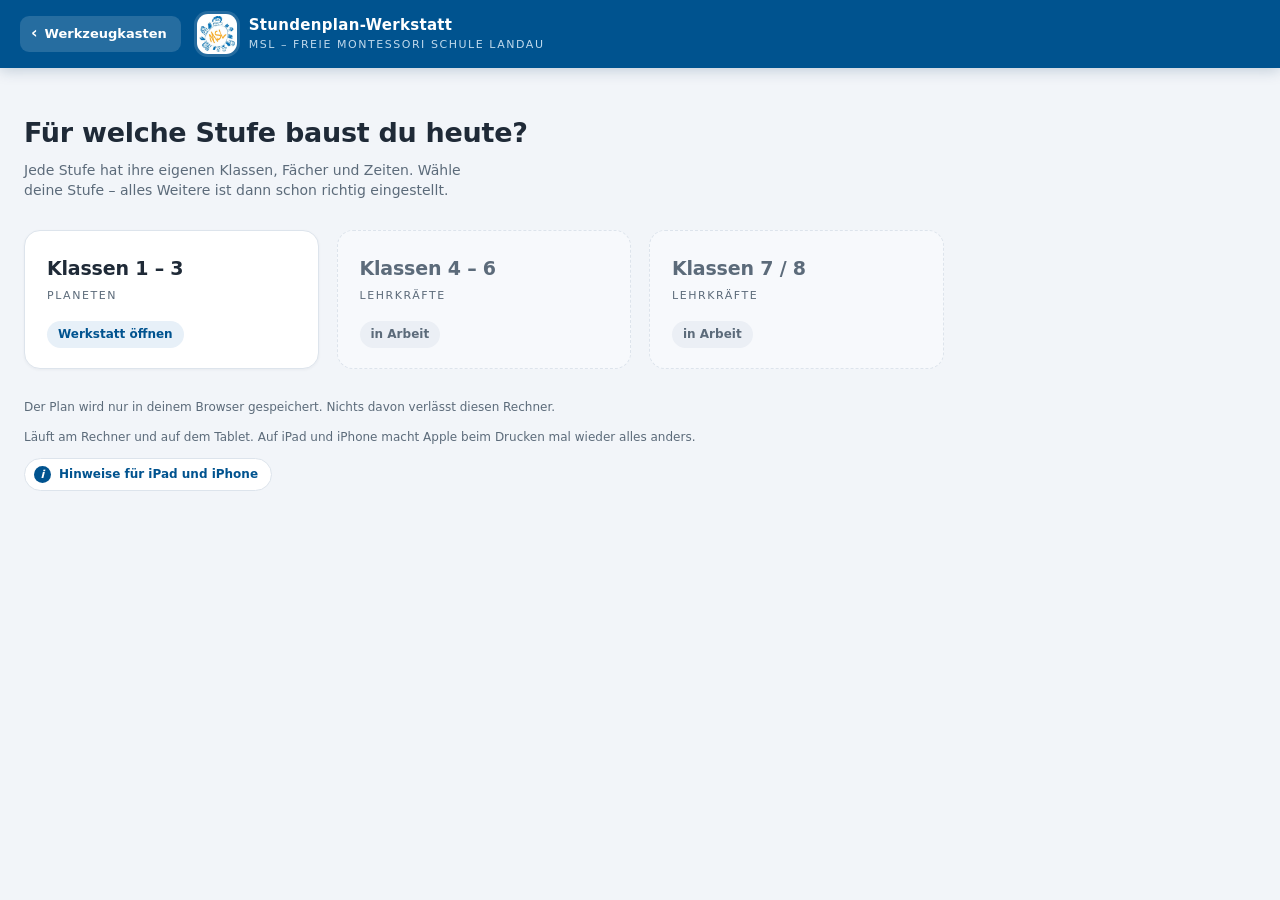
<file: werkstatt.html>
<!DOCTYPE html>
<html lang="de">
<head>
<meta charset="utf-8">
<title>Stundenplan-Werkstatt ist umgezogen</title>
<link rel="stylesheet" href="haus/haus.css">
</head>
<body>

<!-- Die Werkstatt lag früher hier im Hauptordner. Wer sich damals ein
     Lesezeichen gesetzt hat (samt ?stufe=…), landet auf dieser Seite
     und wird an die neue Stelle weitergereicht. -->

<main class="seite">
  <div class="einstieg">
    <h1>Die Werkstatt ist umgezogen</h1>
    <p>
      Einen Augenblick &ndash; du wirst weitergeleitet.
      Falls nicht: <a id="ziel" href="dienste/stundenplan/werkstatt.html">hier entlang</a>.
      Bitte das Lesezeichen bei Gelegenheit erneuern.
    </p>
  </div>
</main>

<script>
var ziel = "dienste/stundenplan/werkstatt.html" + location.search;
document.getElementById("ziel").href = ziel;
location.replace(ziel);
</script>

</body>
</html>
</file>
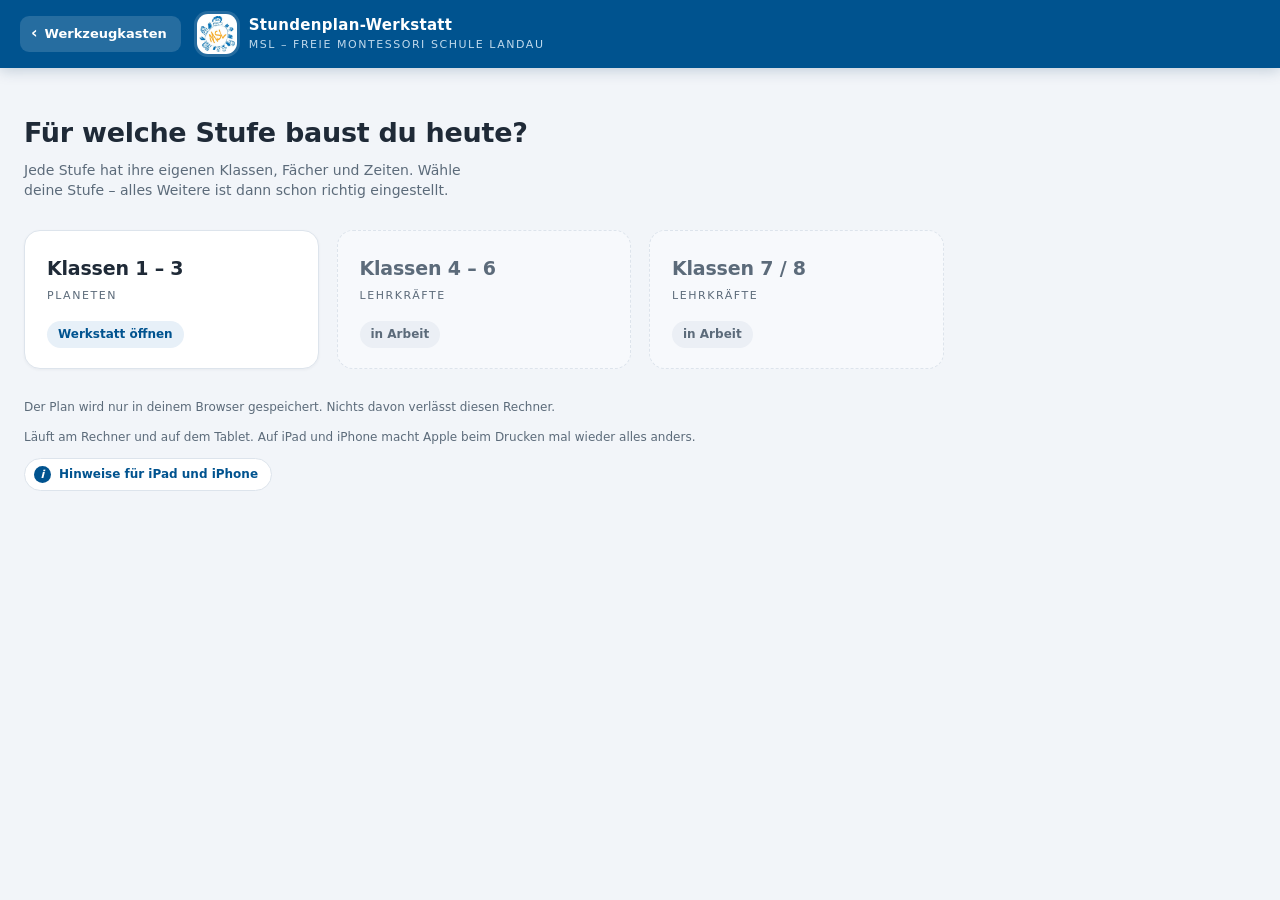
<file: dienste/stundenplan/werkstatt.html>
<!DOCTYPE html>
<html lang="de">
<head>
<meta charset="utf-8">
<meta name="viewport" content="width=device-width, initial-scale=1">
<title>Stundenplan-Werkstatt</title>
<!-- Erst das Haus (Farben, Kopfleiste), dann das Eigene. -->
<link rel="stylesheet" href="../../haus/haus.css">
<link rel="stylesheet" href="gemeinsam/app.css">
</head>
<body>

<div id="app">

  <header class="leiste">
    <div class="navi">
      <a class="zurueck" href="index.html">
        <span class="pfeil">&lsaquo;</span><span class="wort">Stufenauswahl</span>
      </a>
      <a class="marke" href="../../index.html" title="Zur Startseite">
        <img id="marke-logo" alt="MSL">
        <div>
          <strong>Stundenplan-Werkstatt</strong>
          <em id="stufenname">MSL &ndash; Freie Montessori Schule Landau</em>
        </div>
      </a>
    </div>
    <div class="knoepfe">
      <button id="btn-sichern" class="still" title="Speichert den Plan als Datei auf deinem Rechner">Plan sichern</button>
      <button id="btn-oeffnen" class="still" title="Einen gesicherten Plan wieder laden">Plan öffnen</button>
      <input type="file" id="datei" accept=".json,application/json" hidden>
      <button id="btn-html" class="still" title="Fertige Einzeldatei zum Weitergeben">Als HTML sichern</button>
      <select id="format" title="Papierformat"></select>
      <button id="btn-drucken" class="haupt">Drucken / PDF</button>
    </div>
  </header>

  <main>
    <section class="editor">
      <div id="hinweisbar"></div>

      <div class="block">
        <h2><span>1</span> Welche Klasse?</h2>
        <p class="hinweis">Die Klasse bestimmt den Planeten oben rechts auf dem Plan.</p>
        <div class="klassenwahl">
          <select id="klasse"></select>
          <div id="klassenbild"></div>
        </div>
      </div>

      <div class="block">
        <h2><span>2</span> Die Woche füllen</h2>
        <p class="hinweis">
          Einfach hineinschreiben — jede Eingabe erscheint sofort in der Vorschau.
          Beim Klick ins Feld schlagen sich die üblichen Fächer selbst vor,
          du kannst aber alles eintippen. Feld leer lassen = leerer Kasten.
        </p>
        <datalist id="fachvorschlaege"></datalist>
        <div id="zeilen"></div>
        <div class="zeile-neu">
          <span>Zeile anfügen:</span>
          <button data-neu="stunden">Unterricht</button>
          <button data-neu="band">Pause / Essen</button>
          <button data-neu="planeten">Betreute Freizeit</button>
          <button data-neu="zuruecksetzen" class="warn">Alles zurücksetzen</button>
        </div>
      </div>

      <div class="block">
        <h2><span>3</span> Die Kinder</h2>
        <p class="hinweis">
          Ein Name pro Zeile. Beim Drucken entsteht für jedes Kind eine eigene Seite —
          alle zusammen in einem PDF. Feld leer lassen ergibt einen Plan zum selbst Ausfüllen.
        </p>
        <textarea id="namen" rows="8" placeholder="Sarah&#10;Jasmin&#10;Marion&#10;…"></textarea>
        <label class="haken">
          <input type="checkbox" id="auch-leer">
          Zusätzlich ein leeres Blatt zum Ausfüllen anhängen
        </label>
        <div id="seitenzahl" class="zaehler"></div>
      </div>

    </section>

    <!-- Auf schmalen Geräten wird daraus die Klappleiste am unteren Rand:
         der Kopf ist dann der Schalter, der das Blatt auf- und zuklappt.
         Am Rechner ist er nur die Beschriftung und nicht anklickbar. -->
    <aside class="vorschau" id="vorschau">
      <button class="vorschau-kopf" id="vorschau-schalter"
              aria-expanded="false" aria-controls="vorschau-koerper">
        <span class="wort">Vorschau</span> <em id="formatname">A4 quer</em>
        <span class="pfeil" aria-hidden="true">▲</span>
      </button>
      <div class="vorschau-koerper" id="vorschau-koerper">
        <div id="buehne"></div>
        <p class="hinweis klein">
          Beim Drucken bitte <b>„Als PDF speichern"</b> wählen, Ränder auf <b>keine</b>
          und <b>Hintergrundgrafiken</b> anhaken.
        </p>
      </div>
    </aside>
  </main>

</div>

<div id="druck"></div>

<!-- Erst das Logo aus dem Haus, dann das Gemeinsame dieser
     Werkstatt – darin steht auch, welche Stufen es gibt. -->
<script src="../../haus/marke.js"></script>
<script src="../../haus/drucken.js"></script>
<script src="gemeinsam/geteilt.js"></script>

<!-- Dann die gewählte Stufe. Welche das ist, steht in der Adresse:
     werkstatt.html?stufe=1-3
     Ohne gültige Stufe geht es zurück zur Startseite.            -->
<script>
(function () {
  const gewuenscht = new URLSearchParams(location.search).get("stufe");
  const stufe = KATALOG.stufen.find(s => s.id === gewuenscht && s.bereit);
  if (!stufe) { location.replace("index.html"); return; }

  KATALOG.stufe     = stufe.id;
  KATALOG.stufeName = stufe.name;
  document.title    = "Stundenplan-Werkstatt \u00b7 " + stufe.name;

  /* async=false erzwingt die Reihenfolge – plan-bauen.js und app.js
     brauchen den fertigen KATALOG, sonst laufen sie ins Leere.     */
  [`stufen/${stufe.id}/daten.js`,
   `stufen/${stufe.id}/plan-design.js`,
   "gemeinsam/plan-bauen.js",
   "gemeinsam/app.js"].forEach(pfad => {
    const s = document.createElement("script");
    s.src = pfad;
    s.async = false;
    document.body.appendChild(s);
  });
})();
</script>
</body>
</html>
</file>
<file: haus/haus.css>
/* ============================================================
   HAUS.CSS  –  die Hausfarben der MSL und die Teile, die auf
   jeder Seite gleich aussehen: Kopfleiste, Kachel, Fußnote.

   Das ist die EINZIGE Datei, die sich alle Werkzeuge teilen.
   Was nur ein Werkzeug betrifft, steht in dessen eigenem CSS.

   Die Farben stammen aus dem Schullogo: das Blau der Kinder
   ringsum, das Orange des Schriftzugs in der Mitte.
   ============================================================ */

:root{
  /* ---- Hausfarben ----
     msl-blau       die Erkennungsfarbe, für Flächen und Kacheln
     msl-blau-tief  eine Spur dunkler – nur darauf ist auch kleine
                    weiße Schrift sicher lesbar (8:1 statt 6,5:1),
                    deshalb trägt sie die Kopfleiste
     msl-orange     Akzent: Knopf, Punkt, Markierung.
                    NIEMALS als Schrift auf Weiß – das Verhältnis
                    liegt bei 2,4:1 und ist nicht lesbar.
                    Auf Orange gehört dunkler Text.               */
  --msl-blau:#0060A8;
  --msl-blau-tief:#00538F;
  --msl-blau-hell:#E7F0F8;
  --msl-orange:#F09018;
  --msl-orange-warm:#FFA733;
  --msl-orange-hell:#FDF0DD;

  /* ---- Grundtöne ---- */
  --ink:#1F2A37;
  --muted:#5C6B7A;
  --linie:#DDE4EC;
  --flaeche:#F2F5F9;

  /* Die Werkzeuge sprechen von „Akzent“, nicht von Blau –
     so lässt sich die Hausfarbe hier einmal ändern.        */
  --akzent:var(--msl-blau-tief);
  --akzent-hell:var(--msl-blau-hell);
}

*{ box-sizing:border-box; margin:0; padding:0; }

body{
  font-family:"Segoe UI Variable Text","Segoe UI",system-ui,sans-serif;
  color:var(--ink); background:var(--flaeche);
  font-size:14px; line-height:1.45;
}
button, select, input, textarea{ font:inherit; color:inherit; }

/* ---------- Kopfleiste ---------- */
/* Die blaue Fläche geht über die ganze Breite, ihr Inhalt steht aber
   bündig über dem Seiteninhalt – deshalb dasselbe Maß wie .seite.    */
.leiste{
  display:flex; align-items:center; justify-content:space-between; gap:16px;
  padding:12px max(20px, calc((100% - 1500px) / 2 + 24px));
  background:var(--msl-blau-tief); color:#fff;
  box-shadow:0 2px 14px rgba(0,53,90,.22);
}
/* Links in der Leiste: der Zurück-Knopf und daneben die Marke.
   Die Marke führt immer nach ganz oben (Startseite), der Knopf
   genau eine Ebene zurück – und sagt dazu, wohin.              */
.navi{ display:flex; align-items:center; gap:14px; min-width:0; }

.zurueck{
  display:inline-flex; align-items:center; gap:7px; flex:none;
  padding:9px 14px 9px 11px; border-radius:9px;
  background:rgba(255,255,255,.15); color:#fff; text-decoration:none;
  font-size:13px; font-weight:600; white-space:nowrap;
  transition:background .15s;
}
.zurueck:hover{ background:rgba(255,255,255,.28); }
.zurueck:focus-visible{ outline:2px solid #fff; outline-offset:2px; }
.zurueck .pfeil{ font-size:16px; line-height:1; margin-top:-2px; }

/* Ist die Marke ein Link, führt sie zur Startseite. */
.marke{ display:flex; align-items:center; gap:12px;
        text-decoration:none; color:inherit; border-radius:12px;
        padding:2px 6px 2px 2px; transition:background .15s; }
a.marke:hover{ background:rgba(255,255,255,.10); }
a.marke:focus-visible{ outline:2px solid #fff; outline-offset:2px; }
.marke img{
  width:40px; height:40px; flex:none; display:block;
  border-radius:11px; background:#fff; padding:2px; object-fit:contain;
  box-shadow:0 0 0 3px rgba(255,255,255,.14);
}
.marke strong{ display:block; font-size:15px; letter-spacing:.02em; }
.marke em{
  display:block; font-style:normal; font-size:11px; color:#BFD9EC;
  letter-spacing:.14em; text-transform:uppercase;
}

/* ---------- Datenschutz und Impressum ----------
   Rechts oben in der Kopfleiste, klein und ohne Nachdruck. Sie
   gehören dazu, aber sie sind nicht das, wofür jemand herkommt –
   deshalb kein Kasten zwischen den Kacheln.                    */
.rechtliches{ display:flex; gap:16px; flex:none; }
.rechtliches a{
  color:#BFD9EC; text-decoration:none; font-size:12px;
  padding:4px 2px; border-bottom:1px solid transparent; transition:.15s;
}
.rechtliches a:hover{ color:#fff; border-bottom-color:rgba(255,255,255,.5); }
.rechtliches a:focus-visible{ outline:2px solid #fff; outline-offset:2px; }
@media (max-width:520px){ .rechtliches{ gap:12px; } }

/* ---------- Die Textseiten (Datenschutz, Impressum) ----------
   Schlicht: eine Spalte, ruhig zu lesen, nichts zu bedienen.   */
.text{
  width:100%; max-width:760px; margin:0 auto;
  padding:44px 24px 60px;
}
.text h1{ font-size:26px; line-height:1.25; margin-bottom:8px; }
.text h2{ font-size:17px; margin:30px 0 8px; color:var(--akzent); }
.text p{ margin-bottom:12px; }
.text p.vorspann{ color:var(--muted); margin-bottom:26px; }
.text ul{ margin:0 0 14px 20px; }
.text li{ margin-bottom:6px; }
.text .kasten{
  background:#fff; border:1px solid var(--linie); border-radius:12px;
  padding:18px 20px; margin-bottom:16px;
}
.text .kasten p:last-child{ margin-bottom:0; }
.text .leise{ font-size:12.5px; color:var(--muted); }
.text a{ color:var(--akzent); }

/* ---------- Kachelseite ----------
   Die Form, die die Startseite und die Stufenauswahl teilen:
   Überschrift, ein Satz Erklärung, darunter die Kacheln.
   Bewusst eine Klasse und kein nacktes <main> – die Werkstatt
   selbst hat ein ganz anderes <main> und soll unberührt bleiben. */
.seite{
  width:100%; max-width:1500px; margin:0 auto;
  padding:48px 24px 44px;
  display:flex; flex-direction:column; gap:30px;
}
.einstieg h1{ font-size:27px; line-height:1.25; letter-spacing:-.01em; }
.einstieg p{ margin-top:10px; color:var(--muted); max-width:52ch; }

/* ---------- Kacheln ----------
   Trägt die Startseite und die Stufenauswahl im Stundenplan. */
/* auto-FILL, nicht auto-fit: die Kachel behält ihre Größe, egal ob
   zwei oder zwanzig danebenstehen. Sonst würden zwei Kacheln sich
   über die ganze Breite aufblasen. Bei 1366 px passen fünf in eine
   Zeile, danach geht es einfach in der nächsten weiter.          */
.kacheln{
  display:grid; gap:18px;
  grid-template-columns:repeat(auto-fill, minmax(240px, 1fr));
}
.kachel{
  display:flex; flex-direction:column; gap:5px;
  padding:24px 22px 20px; border-radius:16px;
  background:#fff; border:1px solid var(--linie);
  text-decoration:none; color:inherit;
  box-shadow:0 1px 3px rgba(31,42,55,.05);
  transition:transform .15s, box-shadow .15s, border-color .15s;
}
a.kachel:hover{
  transform:translateY(-3px);
  border-color:var(--msl-blau);
  box-shadow:0 10px 26px rgba(0,53,90,.15);
}
a.kachel:focus-visible{ outline:3px solid var(--msl-blau); outline-offset:3px; }

.kachel .stufe{ font-size:19px; font-weight:700; letter-spacing:-.01em; }
.kachel .thema{
  font-size:11px; letter-spacing:.14em; text-transform:uppercase;
  color:var(--muted);
}
.kachel .zustand{
  margin-top:auto; padding-top:0; align-self:flex-start;
  font-size:12px; font-weight:600;
  padding:5px 11px; border-radius:999px;
  background:var(--akzent-hell); color:var(--akzent);
}
/* Etwas Luft nach oben, auch wenn die Kachel gerade nicht hoch ist. */
.kachel .thema{ margin-bottom:12px; }

/* Was es noch nicht gibt: sichtbar, aber nicht anklickbar. */
.kachel.wartet{ background:#F7F9FC; border-style:dashed; box-shadow:none; }
.kachel.wartet .stufe{ color:var(--muted); }
.kachel.wartet .zustand{ background:#EBEFF5; color:var(--muted); }

/* ---------- Neu im Werkzeugkasten ----------
   Nur auf der Startseite, UNTER den Kacheln – die Werkzeuge bleiben
   das Erste, was man sieht. Bewusst keine Kachel: kein Knopf, eine
   ruhige Fläche, etwas Abstand. So hält es niemand für ein viertes
   Werkzeug.

   Orange nur als Fläche und Streifen, die Schrift bleibt dunkel –
   siehe die Hausfarben oben. Die Liste selbst steht von Hand in
   index.html.                                                   */
.neues{
  margin-top:8px; max-width:780px;
  background:var(--msl-orange-hell);
  border-left:4px solid var(--msl-orange); border-radius:12px;
  padding:18px 22px 17px;
}
.neues h2{ font-size:15px; font-weight:700; margin-bottom:10px; }
.neues ul{ list-style:none; display:flex; flex-direction:column; gap:9px; }
/* Datum links in fester Spalte, der Text daneben bricht für sich um. */
.neues li{
  display:grid; grid-template-columns:5.6em minmax(0,1fr); gap:12px;
  font-size:13.5px; line-height:1.45;
}
.neues time{ color:var(--muted); font-size:12.5px; font-weight:600; white-space:nowrap; padding-top:1px; }
.neues a{ color:var(--akzent); font-weight:600; text-decoration:none; }
.neues a:hover{ text-decoration:underline; }
.neues a:focus-visible{ outline:2px solid var(--msl-blau); outline-offset:2px; border-radius:3px; }

.fussnote{ font-size:12px; color:var(--muted); }

/* ---------- Fußzeile mit ausklappbarem Hinweis ----------
   Benutzt bisher nur die Stufenauswahl des Stundenplans: die
   Eigenheiten der Apple-Geräte betreffen das Drucken, also das
   Werkzeug – nicht das ganze Haus. Deshalb steht dort nur ein
   kleiner Knopf; wer die Hinweise braucht, klickt.
   <details> statt Javascript – das klappt überall und auch, wenn die
   Seite von der Festplatte geöffnet wird.                          */
.fusszeile{ display:flex; flex-direction:column; gap:12px; align-items:flex-start; }

/* Volle Breite, damit die Blase darunter ihre 62 Zeichen ausnutzen
   darf – der Knopf selbst bleibt klein, er ist inline-flex. */
.geraetehinweis{ font-size:12px; width:100%; }
.geraetehinweis > summary{
  display:inline-flex; align-items:center; gap:8px; cursor:pointer;
  list-style:none; padding:7px 13px 7px 9px; border-radius:999px;
  border:1px solid var(--linie); background:#fff; color:var(--akzent);
  font-size:12px; font-weight:600; transition:.15s;
}
.geraetehinweis > summary::-webkit-details-marker{ display:none; }
.geraetehinweis > summary::before{
  content:"i"; flex:none;
  width:17px; height:17px; border-radius:50%;
  background:var(--akzent); color:#fff;
  font-size:11px; font-style:italic; font-weight:700;
  display:grid; place-items:center;
}
.geraetehinweis > summary:hover{ border-color:var(--msl-blau); background:var(--akzent-hell); }
.geraetehinweis > summary:focus-visible{ outline:2px solid var(--msl-blau); outline-offset:2px; }
.geraetehinweis[open] > summary{ background:var(--akzent-hell); border-color:var(--msl-blau); }

.blase{
  position:relative; margin-top:11px; max-width:62ch;
  background:#fff; border:1px solid var(--linie); border-radius:12px;
  padding:16px 18px 17px; box-shadow:0 6px 20px rgba(31,42,55,.10);
  color:var(--ink); font-size:13px; line-height:1.55;
}
/* Die Spitze zeigt auf den Knopf darüber. */
.blase::before{
  content:""; position:absolute; top:-7px; left:24px;
  width:12px; height:12px; background:#fff;
  border-left:1px solid var(--linie); border-top:1px solid var(--linie);
  transform:rotate(45deg);
}
.blase strong{ display:block; margin-bottom:6px; }
.blase p{ margin-bottom:10px; }
.blase p:last-child{ margin-bottom:0; }
.blase p.klein{ font-size:12px; color:var(--muted); }
.blase a{ color:var(--akzent); }
.blase ol{ margin:0 0 10px 19px; }
.blase li{ margin-bottom:4px; }

/* ---------- Schmale Geräte ---------- */
@media (max-width:700px){
  .leiste{ padding:10px 14px; }
  .marke img{ width:34px; height:34px; }
  .marke strong{ font-size:14px; }
  .marke em{ font-size:10px; letter-spacing:.10em; }
  .seite{ padding:30px 16px 34px; gap:24px; }
  .navi{ gap:10px; }
  .einstieg h1{ font-size:23px; }
  .kachel{ padding:20px 18px 18px; }
  .kachel .zustand{ padding:8px 14px; font-size:13px; }
  .neues{ padding:16px 16px 15px; }
}

/* Erst auf dem Handy wird der Zurück-Knopf zum reinen Pfeil – das Wort
   ist der eigentliche Wert, es soll so lange wie möglich stehen bleiben. */
@media (max-width:520px){
  .zurueck{ padding:9px 12px; }
  .zurueck .wort{ display:none; }
  /* Auf dem Handy steht das Datum über seiner Zeile, nicht daneben. */
  .neues li{ grid-template-columns:minmax(0,1fr); gap:1px; }
}
</file>
<file: dienste/praesentation/app.css>
/* ============================================================
   APP.CSS  –  die Bedienoberfläche der Präsentations-Werkstatt.

   Farben und Kopfleiste stehen im Haus (haus/haus.css), das
   Aussehen der Folie selbst in folien-design.js. Hier steht nur,
   wie man sie baut.
   ============================================================ */

/* Diese eine Zeile ist wichtiger, als sie aussieht.
   Die Schritte blenden Blöcke mit dem hidden-Attribut aus. Sobald
   ein solcher Block selbst ein "display" mitbringt – die Folienliste
   ist flex, die Auswahl der Folienart ist grid –, gewinnt das eigene
   CSS gegen das hidden des Browsers, und der Block bleibt sichtbar.
   Die Auswahl läge dann dauerhaft über der ganzen Werkstatt.     */
[hidden]{ display:none !important; }

.leiste{ position:sticky; top:0; z-index:40; }

.knoepfe{ display:flex; gap:8px; flex-wrap:wrap; align-items:center; }
.knoepfe select{
  background:rgba(255,255,255,.12); color:#fff; border:none; border-radius:8px;
  padding:9px 12px; font-size:13px; font-weight:600; cursor:pointer;
}
.knoepfe select option{ color:var(--ink); }
.knoepfe button{
  border:none; border-radius:8px; padding:9px 15px; cursor:pointer;
  font-size:13px; font-weight:600; transition:.15s;
}
button.still{ background:rgba(255,255,255,.12); color:#fff; }
button.still:hover{ background:rgba(255,255,255,.22); }
button.haupt{ background:var(--msl-orange); color:#3A2400; }
button.haupt:hover{ background:var(--msl-orange-warm); }
button:disabled{ opacity:.45; cursor:default; }

/* Diese Werkstatt hat FÜNF Knöpfe in der Kopfleiste – zwei mehr als
   die Sitzordnung. Gemessen: bei 1024 px (iPad quer) bricht die
   Reihe um, der Schulname geht auf zwei Zeilen und „Vorführen"
   rutscht in eine zweite Knopfzeile. Deshalb weicht der
   ausgeschriebene Name schon bei 1100 px und nicht erst bei 940.

   Die Regel steht bewusst hier und nicht in haus.css: die anderen
   Werkzeuge haben das Gedränge nicht und sollen davon nichts
   merken.                                                       */
@media (max-width:1100px){ .marke em{ display:none; } }

/* Und unter 820 px reicht auch das nicht mehr: dort bekommen die
   Knöpfe eine eigene Zeile unter der Marke, statt sich rechts
   daneben in zwei Reihen zu stapeln. Dieselbe Grenze wie in der
   Sitzordnung, aus demselben Grund.                            */
@media (max-width:820px){
  .leiste{ flex-wrap:wrap; gap:10px; }
  .knoepfe{ width:100%; }
  .knoepfe select{ flex:1; min-width:130px; }
}

/* ---------- Die drei Schritte ---------- */
.schritte{
  display:flex; gap:6px; padding:10px max(16px, calc((100% - 1900px)/2 + 18px)) 0;
  max-width:1900px; margin:0 auto; flex-wrap:wrap;
}
.schritte button{
  display:flex; align-items:center; gap:9px;
  border:1px solid var(--linie); background:#fff; color:var(--muted);
  border-radius:11px 11px 0 0; border-bottom:none;
  padding:11px 17px; cursor:pointer; font-size:13.5px; font-weight:600;
  transition:.15s;
}
.schritte button:hover{ background:var(--akzent-hell); color:var(--akzent); }
.schritte button .zahl{
  width:21px; height:21px; border-radius:50%; flex:none;
  background:var(--flaeche); color:var(--muted);
  font-size:12px; display:grid; place-items:center;
}
.schritte button.an{ background:#fff; color:var(--ink); box-shadow:0 -2px 0 var(--akzent) inset; }
.schritte button.an .zahl{ background:var(--akzent); color:#fff; }

/* ---------- Aufteilung ----------------------------------------
   Drei Spalten: links die Folien, in der Mitte die Felder der
   gewählten, rechts die Vorschau. Die Vorschau steht rechts und
   nicht unten, weil man beim Tippen hinsehen will, ohne zu rollen.

   Die Folienleiste gibt es nur im Schritt „Folien" – in den
   anderen beiden bleiben zwei Spalten übrig. Gesteuert über
   data-schritt am <main>.                                      */
/* Die Spalten stehen in "fr" und nicht in festen Breiten oder
   Prozent. Das ist der Grund: fr-Spalten teilen nur auf, was da ist,
   und können nie überlaufen – eine Mindestbreite in px täte das,
   sobald das Fenster schmaler wird als die Summe.

   Das Verhältnis ist bewusst fast eins zu eins. Zuerst war die
   Vorschau eine schmale Spalte am Rand; Peters Urteil beim ersten
   Testlauf: der Editor ist zu groß und die Vorschau zu klein. Die
   Eingabefelder brauchen keine 700 px Breite – die Folie schon,
   denn an ihr wird das Ergebnis beurteilt.                      */
.werkstatt{
  display:grid; gap:16px;
  grid-template-columns:minmax(0,1fr) minmax(0,1.02fr);
  padding:0 18px 18px; max-width:1900px; margin:0 auto;
  align-items:start;
}
.werkstatt[data-schritt="folien"]{
  grid-template-columns:232px minmax(0,1fr) minmax(0,1.12fr);
}
/* Sehr breite Fenster: die Eingabefelder werden nicht endlos breit,
   der gewonnene Platz gehört der Vorschau.                      */
@media (min-width:1700px){
  .werkstatt[data-schritt="folien"]{
    grid-template-columns:242px minmax(0,620px) minmax(0,1fr);
  }
  .werkstatt[data-schritt="rahmen"],
  .werkstatt[data-schritt="ausgeben"]{
    grid-template-columns:minmax(0,640px) minmax(0,1fr);
  }
}

.arbeit{ display:flex; flex-direction:column; gap:14px; min-width:0; }

.block{
  background:#fff; border-radius:0 14px 14px 14px; border:1px solid var(--linie);
  padding:17px 18px 19px;
}
.block h2{ font-size:15px; font-weight:700; margin-bottom:3px; }
.block h3{ font-size:13px; font-weight:700; margin-bottom:6px; color:var(--akzent); }
.hinweis{ font-size:12.5px; color:var(--muted); margin-bottom:13px; line-height:1.5; }
.hinweis:last-child{ margin-bottom:0; }
.hinweis b{ color:var(--ink); }
.hinweis.klein{ font-size:11.5px; }

/* ---------- Felder ---------- */
.feld{ margin-bottom:13px; }
.feld:last-child{ margin-bottom:0; }
.feld label{
  display:block; font-size:11px; font-weight:700; letter-spacing:.09em;
  text-transform:uppercase; color:var(--muted); margin-bottom:5px;
}
.feld input[type=text], .feld textarea, .feld select{
  width:100%; border:1px solid var(--linie); border-radius:9px;
  padding:9px 11px; font-size:13.5px; background:#fff;
}
.feld textarea{ resize:vertical; line-height:1.5; font-family:inherit; }
.feld textarea.fest{
  font-family:"Cascadia Mono",Consolas,"Courier New",monospace; font-size:12.5px;
}
.feld input:focus, .feld textarea:focus, .feld select:focus{
  outline:2px solid var(--msl-blau); outline-offset:1px; border-color:transparent;
}
.feld .hinweis{ margin:5px 0 0; }
.feld.schmal{ max-width:200px; }

.haken{ display:flex; align-items:center; gap:8px; font-size:13px; cursor:pointer; }
.haken input{ width:17px; height:17px; flex:none; accent-color:var(--msl-blau); }

.werkzeuge{ display:flex; gap:8px; flex-wrap:wrap; align-items:center; }
.werkzeuge button, button.werkzeug-haupt, button.werkzeug-warn{
  border:1px solid var(--linie); background:#fff; color:var(--ink);
  border-radius:9px; padding:8px 13px; cursor:pointer;
  font-size:12.5px; font-weight:600; transition:.15s;
}
.werkzeuge button:hover{ background:var(--akzent-hell); border-color:var(--msl-blau); }
button.werkzeug-haupt{ background:var(--akzent); border-color:var(--akzent); color:#fff; }
button.werkzeug-haupt:hover{ background:var(--msl-blau); }
button.werkzeug-warn{ color:#A3301E; border-color:#EFCFC9; }
button.werkzeug-warn:hover{ background:#FDF0ED; border-color:#A3301E; }

/* ---------- Die Folienliste ---------- */
.folienleiste{
  background:#fff; border:1px solid var(--linie); border-radius:0 14px 14px 14px;
  padding:14px 13px 15px; position:sticky; top:72px;
  max-height:calc(100vh - 92px); display:flex; flex-direction:column; gap:9px;
}
.leistenkopf{ display:flex; align-items:center; justify-content:space-between; gap:8px; }
.leistenkopf h2{ font-size:15px; font-weight:700; }

.folienliste{ list-style:none; overflow:auto; display:flex; flex-direction:column; gap:5px; }
.folienliste li{
  display:flex; align-items:center; gap:7px;
  border:1px solid var(--linie); border-radius:9px; padding:7px 8px 7px 9px;
  cursor:pointer; transition:.13s; background:#fff;
}
.folienliste li:hover{ border-color:var(--msl-blau); background:var(--akzent-hell); }
.folienliste li.dran{
  border-color:var(--akzent); background:var(--akzent-hell);
  box-shadow:inset 3px 0 0 var(--akzent);
}
.folienliste .nr{
  width:20px; height:20px; flex:none; border-radius:6px;
  background:var(--flaeche); color:var(--muted);
  font-size:11px; font-weight:700; display:grid; place-items:center;
}
.folienliste li.dran .nr{ background:var(--akzent); color:#fff; }
.folienliste .was{ flex:1; min-width:0; }
.folienliste .name{
  font-size:12.5px; font-weight:600; line-height:1.25;
  display:-webkit-box; -webkit-line-clamp:2; -webkit-box-orient:vertical; overflow:hidden;
}
.folienliste .art{ font-size:10px; color:var(--muted); letter-spacing:.06em;
                   text-transform:uppercase; margin-top:2px; }
.folienliste .griffe{ display:flex; flex-direction:column; gap:2px; flex:none; }
.folienliste .griffe button{
  border:none; background:transparent; color:var(--muted); cursor:pointer;
  width:19px; height:14px; border-radius:4px; font-size:10px; line-height:1; padding:0;
}
.folienliste .griffe button:hover{ background:var(--msl-blau); color:#fff; }

/* ---------- Der Editor einer Folie ---------- */
.editorkopf{
  display:flex; align-items:center; justify-content:space-between;
  gap:10px; margin-bottom:12px; flex-wrap:wrap;
}
.editorkopf .art{
  font-size:11px; font-weight:700; letter-spacing:.1em; text-transform:uppercase;
  color:var(--akzent); background:var(--akzent-hell);
  padding:4px 10px; border-radius:999px;
}

/* Die Karten einer Folie: jede ein eigener kleiner Kasten mit
   Griffen. Zusammengeklappt sieht man die Reihenfolge, aufgeklappt
   die Felder – bei sechs Karten wäre alles offen unübersichtlich. */
.kartenliste{ display:flex; flex-direction:column; gap:9px; margin-bottom:11px; }
.kartenkasten{ border:1px solid var(--linie); border-radius:11px; background:#FBFCFE; }
.kartenkopf{
  display:flex; align-items:center; gap:8px; padding:8px 9px 8px 11px; cursor:pointer;
}
.kartenkopf .pfeil{ font-size:10px; color:var(--muted); width:12px; flex:none;
                    transition:transform .15s; }
.kartenkasten.auf .kartenkopf .pfeil{ transform:rotate(90deg); }
.kartenkopf .titel{ flex:1; min-width:0; font-size:12.5px; font-weight:600;
                    white-space:nowrap; overflow:hidden; text-overflow:ellipsis; }
.kartenkopf .punkt{
  width:13px; height:13px; border-radius:4px; flex:none; border:1px solid var(--linie);
}
.kartenkopf .punkt.weiss{ background:#fff; }
.kartenkopf .punkt.blau{ background:#E7F0F8; border-color:#C4DFF2; }
.kartenkopf .punkt.orange{ background:#FDF0DD; border-color:#F3DCAF; }
.kartenkopf .punkt.voll{ background:#00538F; border-color:#00538F; }
.kartenkopf .griffe{ display:flex; gap:2px; flex:none; }
.kartenkopf .griffe button{
  border:none; background:transparent; color:var(--muted); cursor:pointer;
  width:22px; height:22px; border-radius:5px; font-size:11px; padding:0;
}
.kartenkopf .griffe button:hover{ background:var(--msl-blau); color:#fff; }
.kartenkopf .griffe button.weg:hover{ background:#A3301E; }
.kartenfelder{ padding:2px 11px 13px; display:none; }
.kartenkasten.auf .kartenfelder{ display:block; }

/* ---------- Das Bildfeld ---------- */
.bildwahl{ display:flex; gap:12px; align-items:flex-start; }
.bildschau{
  width:132px; height:76px; flex:none; border-radius:9px;
  border:1px solid var(--linie); background:var(--flaeche);
  display:grid; place-items:center; overflow:hidden;
}
.bildschau img{ width:100%; height:100%; object-fit:contain; display:block; }
.bildschau span{ font-size:10.5px; color:var(--muted); text-align:center; padding:0 6px; }
.bildknoepfe{ flex:1; min-width:0; display:flex; flex-wrap:wrap; gap:7px; align-items:flex-start; }
.bildknoepfe button{
  border:1px solid var(--linie); background:#fff; color:var(--ink);
  border-radius:9px; padding:7px 12px; cursor:pointer;
  font-size:12.5px; font-weight:600; transition:.15s;
}
.bildknoepfe button:hover{ background:var(--akzent-hell); border-color:var(--msl-blau); }
.bildknoepfe .hinweis{ width:100%; margin:0; }

/* ---------- Die Vorschau ----------------------------------------
   Klebt unter der Kopfleiste, damit sie beim Tippen sichtbar
   bleibt. 72 px sind die Höhe der Kopfleiste plus etwas Luft.   */
.schau{
  position:sticky; top:72px;
  background:#fff; border:1px solid var(--linie); border-radius:14px;
  padding:12px 13px 13px; display:flex; flex-direction:column; gap:9px;
}
.schaukopf{
  display:flex; align-items:baseline; justify-content:space-between; gap:10px;
  font-size:11px; font-weight:700; letter-spacing:.11em; text-transform:uppercase;
  color:var(--muted);
}
.schaukopf .schau-nr{ letter-spacing:.04em; }
/* Der Kasten hat die Form einer Folie (16:9) und bekommt sie
   hineinskaliert – die Höhe rechnet app.js aus der Breite.     */
.schaukasten{
  position:relative; overflow:hidden; border-radius:9px;
  background:var(--flaeche); box-shadow:0 2px 10px rgba(31,42,55,.10);
}
.schaukasten .folienrahmen{ position:absolute; left:0; top:0; }
.schau .hinweis{ margin:0; }

/* ---------- Die Auswahl der Folienart ---------- */
.galerie{
  position:fixed; inset:0; z-index:200; padding:26px;
  background:rgba(0,53,90,.55); display:grid; place-items:center;
  overflow:auto;
}
.galeriekasten{
  background:#fff; border-radius:16px; padding:20px 22px 24px;
  width:min(980px, 100%); box-shadow:0 24px 60px rgba(0,53,90,.35);
}
.galeriekopf{ display:flex; align-items:center; justify-content:space-between;
              gap:12px; margin-bottom:16px; }
.galeriekopf h2{ font-size:18px; font-weight:700; }
.galeriekopf button{
  border:none; background:var(--flaeche); color:var(--muted); cursor:pointer;
  width:32px; height:32px; border-radius:9px; font-size:19px; line-height:1;
}
.galeriekopf button:hover{ background:#A3301E; color:#fff; }
.galerierost{ display:grid; gap:14px; grid-template-columns:repeat(auto-fill,minmax(200px,1fr)); }
.galeriekachel{
  border:1px solid var(--linie); border-radius:12px; background:#fff;
  padding:12px 13px 14px; cursor:pointer; text-align:left;
  display:flex; flex-direction:column; gap:8px; transition:.15s;
}
.galeriekachel:hover{
  border-color:var(--msl-blau); box-shadow:0 8px 20px rgba(0,53,90,.14);
  transform:translateY(-2px);
}
.galeriekachel svg{ width:100%; height:auto; display:block; border-radius:6px; }
.galeriekachel .name{ font-size:14px; font-weight:700; }
.galeriekachel .was{ font-size:11.5px; color:var(--muted); line-height:1.45; }

/* ---------- Die Seitenauswahl aus einem PDF ----------
   Benutzt denselben Überlagerungskasten wie die Folienauswahl; nur
   der Rost darin ist enger, weil Seiten hochkant sind.          */
.pdfrost{
  display:grid; gap:12px; max-height:66vh; overflow:auto; padding:2px;
  grid-template-columns:repeat(auto-fill, minmax(150px, 1fr));
}
.pdfkachel{
  border:1px solid var(--linie); border-radius:10px; background:#fff;
  padding:8px; cursor:pointer; display:flex; flex-direction:column;
  align-items:center; gap:6px; transition:.15s;
}
.pdfkachel:hover{
  border-color:var(--msl-blau); box-shadow:0 6px 16px rgba(0,53,90,.16);
  transform:translateY(-2px);
}
/* Der Platz für die Miniatur steht von Anfang an – sonst springt
   der Rost, während die Seiten nach und nach fertig werden.     */
.pdfkachel .mini{
  width:100%; aspect-ratio:1 / 1.414; background:var(--flaeche);
  border-radius:5px; display:grid; place-items:center; overflow:hidden;
}
.pdfkachel .mini canvas{ max-width:100%; max-height:100%; display:block; }
.pdfkachel .nr{ font-size:11.5px; font-weight:600; color:var(--muted); }

/* Ein dunkler Vorschauplatz – für Videos, deren Standbild meist
   dunkel ist und auf hellem Grund schwebte.                     */
.bildschau.dunkel{ background:#22303C; }
.bildschau.dunkel span{ color:#C6D3DE; }

/* Wie die Dateien am Ende beieinanderliegen müssen. */
.meldung .baum{
  font-family:"Cascadia Mono",Consolas,"Courier New",monospace;
  font-size:12px; line-height:1.7; background:rgba(255,255,255,.6);
  border-radius:7px; padding:8px 11px; margin:8px 0;
}

/* ---------- Die drei Wege hinaus ---------- */
.block.ausgabe h2{ display:flex; align-items:center; gap:9px; margin-bottom:8px; }
.block.ausgabe h2 .weg{
  width:22px; height:22px; flex:none; border-radius:50%;
  background:var(--akzent); color:#fff;
  font-size:12px; font-weight:700; display:grid; place-items:center;
}
button.gross{ padding:11px 18px; font-size:14px; margin-top:4px; }

.inhaltsbild{ display:flex; flex-wrap:wrap; gap:8px; }
.zaehlkachel{
  background:var(--akzent-hell); color:var(--akzent);
  border-radius:999px; padding:6px 14px; font-size:12.5px; font-weight:600;
}
.zaehlkachel b{ font-size:15px; margin-right:3px; }
.inhaltsbild .hinweis{ width:100%; }

/* Fehlt eine Filmdatei, steht hier nicht nur, DASS sie fehlt,
   sondern gleich der Knopf, mit dem man sie nachreicht.        */
.fehlt{
  width:100%; margin-top:10px; padding:11px 13px; border-radius:10px;
  background:#FDF0DD; border:1px solid #F3DCAF;
}
.fehlt p{ font-size:12.5px; line-height:1.55; color:#6B4E16; margin-bottom:9px; }
.fehlt b{ color:#4A3610; }
.fehlt button{ background:#fff; }

/* Was beim Weitergeben herauskommt – als Dateibaum, damit man es
   sieht statt es zu lesen.                                      */
.ausgabe-was .baum, .meldung .baum{
  font-family:"Cascadia Mono",Consolas,"Courier New",monospace;
  font-size:12px; line-height:1.7; background:var(--flaeche);
  border-radius:7px; padding:9px 12px; margin:0 0 10px;
}
.meldung .baum{ background:rgba(255,255,255,.6); margin:8px 0; }

/* ---------- Der Vorführraum ----------
   Liegt über der ganzen Werkstatt. Das meiste bringt der Motor
   selbst mit (vorfuehren.js); hier steht nur der Schließknopf. */
#buehne-zu{
  position:fixed; right:18px; top:14px; z-index:60;
  border:none; border-radius:50%; width:38px; height:38px;
  background:rgba(255,255,255,.85); color:#00538F;
  font-size:22px; line-height:1; cursor:pointer;
}
#buehne-zu:hover{ background:#fff; }

/* ---------- Meldungen ---------- */
.meldung{
  border-radius:10px; padding:11px 13px; font-size:12.5px; line-height:1.5;
  margin-bottom:12px;
}
.meldung strong{ display:block; margin-bottom:3px; }
.meldung.gut{ background:#E7F6E2; color:#2C5A22; }
.meldung.schlecht{ background:#FDECE8; color:#8C2A1A; }
.meldung.hinweis{ background:var(--akzent-hell); color:var(--akzent); }

/* ---------- Wenn ein FINGER bedient ------------------------------

   Das hängt am Eingabegerät und ausdrücklich NICHT an der Breite.
   Sonst bekäme das 1024 px breite iPad quer die Mausgrößen – und
   dort sind die Finger dieselben wie auf einem schmalen Gerät.

   Zwei Dinge sind hier nicht Bequemlichkeit, sondern notwendig:

   1. Eingabefelder auf 16 px. UNTER 16 px zoomt iOS beim Antippen
      eines Feldes von selbst in die Seite hinein, und man sitzt in
      einer verrutschten Ansicht. Das ist keine Einstellung, die
      sich abschalten ließe.
   2. Die kleinen Griffe zum Umsortieren sind 19 × 14 px groß –
      mit der Maus genau richtig, mit dem Finger nicht zu treffen.
      Empfohlen sind rund 44 px.                                 */
@media (pointer:coarse){
  .knoepfe button, .knoepfe select{ padding:12px 16px; font-size:14px; }
  .schritte button{ padding:14px 18px; font-size:14px; }
  .werkzeuge button,
  button.werkzeug-haupt, button.werkzeug-warn,
  .bildknoepfe button{ padding:12px 16px; font-size:14px; }
  button.gross{ padding:14px 20px; font-size:15px; }

  /* Alles, worin getippt wird: mindestens 16 px. */
  .feld input[type=text], .feld textarea, .feld select{ font-size:16px; padding:11px 12px; }
  .haken input{ width:22px; height:22px; }

  /* Zum Anfassen groß genug. */
  .folienliste li{ padding:10px 8px 10px 11px; }
  .folienliste .griffe{ gap:4px; }
  .folienliste .griffe button{ width:40px; height:30px; font-size:13px; }
  .kartenkopf{ padding:10px 10px 10px 12px; }
  .kartenkopf .griffe button{ width:40px; height:40px; font-size:14px; }
  .galeriekopf button{ width:44px; height:44px; font-size:22px; }
  .pdfkachel{ padding:10px; }

  /* Die Folienliste einspaltig: breitere Karten, damit der Daumen
     nicht zwischen zwei Folien landet.                          */
  .folienliste li{ min-height:52px; }
}

/* ---------- Schmalere Fenster ------------------------------------
   Ab hier wandert die Vorschau nach oben über die Arbeitsfläche.
   Sie bleibt klebrig, wird aber flacher – auf dem iPad quer ist
   die Höhe knapper als die Breite.                              */
@media (max-width:1239px){
  .werkstatt,
  .werkstatt[data-schritt="folien"]{
    grid-template-columns:222px minmax(0,1fr);
  }
  .werkstatt[data-schritt="rahmen"],
  .werkstatt[data-schritt="ausgeben"]{ grid-template-columns:minmax(0,1fr); }
  /* Über beide Spalten hinweg und nach ganz oben. */
  .schau{ grid-column:1 / -1; order:-1; position:static; }
  .schaukasten{ max-width:min(100%, 720px); }
}

@media (max-width:859px){
  .werkstatt,
  .werkstatt[data-schritt="folien"]{ grid-template-columns:minmax(0,1fr); padding:0 14px 16px; }
  /* Die Folienliste wird zu einer flachen Leiste, die man quer
     durchrollt – sonst nähme sie einspaltig den halben Bildschirm. */
  .folienleiste{ position:static; max-height:none; }
  .folienliste{ flex-direction:row; overflow-x:auto; padding-bottom:4px; }
  .folienliste li{ flex:none; width:190px; }
  .schaukasten{ max-width:none; }
  .galerie{ padding:12px; }
}
</file>
<file: dienste/sitzordnung/app.css>
/* ============================================================
   APP.CSS  –  die Bedienoberfläche der Sitzordnung.
   Farben und Kopfleiste stehen im Haus (haus/haus.css),
   das Aussehen des gedruckten Blattes in blatt.js.
   ============================================================ */

.leiste{ position:sticky; top:0; z-index:30; }

.knoepfe{ display:flex; gap:8px; flex-wrap:wrap; align-items:center; }
.knoepfe select{
  background:rgba(255,255,255,.12); color:#fff; border:none; border-radius:8px;
  padding:9px 12px; font-size:13px; font-weight:600; cursor:pointer;
}
.knoepfe select option{ color:var(--ink); }
.knoepfe button{
  border:none; border-radius:8px; padding:9px 15px; cursor:pointer;
  font-size:13px; font-weight:600; transition:.15s;
}
button.still{ background:rgba(255,255,255,.12); color:#fff; }
button.still:hover{ background:rgba(255,255,255,.22); }
button.haupt{ background:var(--msl-orange); color:#3A2400; }
button.haupt:hover{ background:var(--msl-orange-warm); }
button:disabled{ opacity:.45; cursor:default; }

/* ---------- Die drei Schritte ----------
   Kein Assistent, der einen gängelt: man darf jederzeit
   überall hin. Die Leiste sagt nur, wo man gerade ist.   */
.schritte{
  display:flex; gap:6px; padding:10px max(16px, calc((100% - 1900px)/2 + 18px)) 0;
  max-width:1900px; margin:0 auto; flex-wrap:wrap;
}
.schritte button{
  display:flex; align-items:center; gap:9px;
  border:1px solid var(--linie); background:#fff; color:var(--muted);
  border-radius:11px 11px 0 0; border-bottom:none;
  padding:11px 17px; cursor:pointer; font-size:13.5px; font-weight:600;
  transition:.15s;
}
.schritte button:hover{ background:var(--akzent-hell); color:var(--akzent); }
.schritte button .zahl{
  width:21px; height:21px; border-radius:50%; flex:none;
  background:var(--flaeche); color:var(--muted);
  font-size:12px; display:grid; place-items:center;
}
.schritte button.an{ background:#fff; color:var(--ink); box-shadow:0 -2px 0 var(--akzent) inset; }
.schritte button.an .zahl{ background:var(--akzent); color:#fff; }

/* ---------- Aufteilung: Steuerung links, Raum rechts ----------
   Der Raum ist hier nicht die Vorschau, sondern der Arbeitsplatz –
   deshalb bekommt er die große Fläche und nicht die halbe.

   Die Grenze liegt bei 860 px: das iPad quer (1024) bekommt beide
   Spalten, das iPad hoch (768) die einspaltige Ansicht. Bei 768
   blieben für den Raum sonst gut 400 px – dafür ist ein Grundriss
   zu klein.                                                      */
.werkstatt{
  display:grid; grid-template-columns:352px minmax(0,1fr);
  gap:16px; padding:0 18px 18px; max-width:1900px; margin:0 auto;
  align-items:start;
}
@media (max-width:859px){
  .werkstatt{ grid-template-columns:1fr; padding:0 14px 16px; }

  /* Einspaltig zählt die Reihenfolge: im Schritt „Klassenzimmer"
     und beim Verteilen ist der RAUM die Arbeitsfläche und gehört
     nach oben – sonst müsste man auf dem iPad hoch erst an der
     ganzen Steuerung vorbeiscrollen, um ihn überhaupt zu sehen.
     Nur beim Eintragen der Kinder sind die Felder das Wichtige. */
  .werkstatt .buehnenkasten{ order:-1; }
  .werkstatt[data-schritt="kinder"] .buehnenkasten{ order:1; }
}

.steuerung{ display:flex; flex-direction:column; gap:14px; }

.block{
  background:#fff; border-radius:0 14px 14px 14px; border:1px solid var(--linie);
  padding:17px 18px 19px;
}
.steuerung .block:first-child{ border-radius:0 14px 14px 14px; }
.block h2{ font-size:15px; font-weight:700; margin-bottom:3px; }
.hinweis{ font-size:12.5px; color:var(--muted); margin-bottom:13px; }
.hinweis:last-child{ margin-bottom:0; }
.hinweis b{ color:var(--ink); }

/* ---------- Der Raum ---------- */
.buehnenkasten{
  background:#fff; border:1px solid var(--linie); border-radius:14px;
  padding:14px; position:relative;
  display:flex; flex-direction:column; gap:10px;
}
/* KEIN "flex:1" hier. Das setzt flex-basis auf 0, und in einer
   Spalte tritt flex-basis an die Stelle der Höhe – die Zeile
   darunter wäre wirkungslos und der Raum bliebe auf seiner
   Mindesthöhe stehen, egal wie groß das Fenster ist.

   Wie viel über dem Raum liegt, misst app.js und schreibt es in
   --ueber-dem-raum. Vorher standen dort feste 250 px; auf dem
   iPad quer, wo Kopfzeile und Werkzeugleiste umbrechen, wurde der
   Grundriss dadurch unten abgeschnitten.                       */
.raum{
  position:relative;
  display:flex; align-items:center; justify-content:center;
  height:calc(100vh - var(--ueber-dem-raum, 250px)); min-height:340px;
  /* Nur beim Einrichten darf die Fläche das Wischen abfangen –
     sonst ließe sich die Seite auf dem Tablet nicht mehr scrollen,
     wenn der Finger auf dem Grundriss aufsetzt.               */
  touch-action:pan-y;
}
.raum.bearbeiten{ touch-action:none; }
@media (max-width:859px){ .raum{ height:58vh; min-height:300px; } }

/* ---------- Tablet: jeder Millimeter zählt für den Grundriss ----------
   Zwischen 860 und 1200 px stehen beide Spalten nebeneinander, aber
   der Platz ist knapp. Die Steuerung wird schmaler, und der
   ausgeschriebene Schulname in der Kopfleiste weicht – er kostet
   dort eine ganze Zeile.                                          */
@media (min-width:860px) and (max-width:1200px){
  .werkstatt{ grid-template-columns:300px minmax(0,1fr); gap:12px; padding:0 12px 12px; }
  .marke em{ display:none; }
  .werkzeuge button{ padding:7px 10px; font-size:12.5px; gap:6px; }
}

.buehne{ position:relative; }

/* Die Fläche ist der Raum selbst: ihre Innenmaße sind Zentimeter,
   und sie wird als Ganzes skaliert. ALLE Maße hier drin stehen
   deshalb in "em" – siehe die Erklärung in raum.js.            */
.flaeche{
  position:absolute; left:0; top:0; transform-origin:top left;
  background:
    repeating-linear-gradient(0deg,  rgba(0,96,168,.045) 0 1px, transparent 1px 50px),
    repeating-linear-gradient(90deg, rgba(0,96,168,.045) 0 1px, transparent 1px 50px),
    #fff;
  border:.2em solid #93A5BC; border-radius:.15em;
  box-shadow:inset 0 0 2em rgba(31,42,55,.05);
}

.moebel{ position:absolute; transform-origin:center center; }

.moebel.zweier, .moebel.einzel{
  display:flex; background:#fff;
  border:.16em solid #B3C1D3; border-radius:.28em;
  box-shadow:0 .12em .3em rgba(31,42,55,.10);
}
.moebel.zweier{ z-index:3; }
.moebel.einzel{ z-index:3; }

/* Die Trennlinie im Zweiertisch macht das Paar sichtbar: hier
   sitzen zwei, und genau darauf beziehen sich die Regeln.     */
.moebel.zweier .platz + .platz{ border-left:.1em dashed #C9D5E4; }

.platz{
  flex:1; min-width:0; display:grid; place-items:center;
  padding:.12em .18em; text-align:center;
  font-size:1em; line-height:1.06; color:#1F2A37;
  overflow:hidden; overflow-wrap:anywhere; hyphens:auto;
}
.platz .name{ font-weight:600; }
.platz.besetzt{ background:var(--msl-blau-hell); }
.moebel.zweier .platz.besetzt:first-child{ border-radius:.2em 0 0 .2em; }
.moebel.zweier .platz.besetzt:last-child{ border-radius:0 .2em .2em 0; }
.moebel.einzel .platz.besetzt{ border-radius:.2em; }

/* ---------- Tafel und Tür ----------
   Beide sind keine Sitzplätze, sondern die Orientierung: woran
   erkennt man auf dem Blatt, wo vorn ist und wo man hereinkommt. */
.moebel.tafel, .moebel.tuer{
  display:grid; place-items:center; z-index:2;
  font-size:.72em; letter-spacing:.12em; text-transform:uppercase; font-weight:700;
  border-radius:.15em;
}
.moebel.tafel{ background:#2F4A3C; color:#DCE9E2; }
.moebel.tuer{ background:var(--msl-orange); color:#3A2400; }

/* Der Türbogen – erst er macht den Strich als Tür erkennbar.
   Der Radius ist die Türbreite, so wie im Bauplan.            */
.moebel.tuer::after{
  content:""; position:absolute; left:0; top:100%;
  width:100%; height:0; padding-bottom:100%;
  border-left:.12em solid rgba(240,144,24,.55);
  border-bottom:.12em solid rgba(240,144,24,.55);
  border-bottom-left-radius:100%;
  pointer-events:none;
}

/* Die Einrichtung: das Bild füllt den Kasten ganz aus. Kein
   eigener Rahmen und kein Hintergrund – beides steckt schon im
   SVG, sonst läge ein grauer Kasten darunter.                */
.moebel .bild{ position:absolute; inset:0; display:block; }
.moebel .bild svg{ width:100%; height:100%; display:block; }

/* ---------- Angetippter Tisch und seine Griffe ---------- */
.moebel.gewaehlt{
  border-color:var(--msl-blau); box-shadow:0 0 0 .18em rgba(0,96,168,.22);
}
.raum .moebel{ cursor:grab; }
.raum .moebel:active{ cursor:grabbing; }

/* Die Griffe liegen AUSSERHALB der skalierten Fläche – sonst
   würden sie mitverkleinert und wären mit dem Finger nicht mehr
   zu treffen.                                                  */
.griffe{
  position:absolute; z-index:20; display:flex; gap:4px;
  /* Die Unterkante der Leiste sitzt auf dem gesetzten Punkt, also
     dicht über dem gewählten Tisch. "unten" dreht das um, wenn
     oben kein Platz mehr ist. */
  transform:translate(-50%, -100%);
  background:#fff; border:1px solid var(--linie); border-radius:10px;
  padding:4px; box-shadow:0 6px 18px rgba(31,42,55,.20);
}
.griffe button{
  width:34px; height:34px; border:none; border-radius:7px; cursor:pointer;
  background:var(--flaeche); color:var(--ink); font-size:16px; line-height:1;
}
.griffe button:hover{ background:var(--akzent-hell); color:var(--akzent); }
.griffe.unten{ transform:translate(-50%, 0); }

/* Der Eckgriff sitzt genau auf der Ecke des gewählten Stücks und
   liegt – wie die Griffleiste – AUSSERHALB der skalierten Fläche,
   damit er mit dem Finger zu treffen bleibt.                   */
.eckgriff{
  position:absolute; z-index:20; width:22px; height:22px; padding:0;
  transform:translate(-50%, -50%);
  border:2px solid #fff; border-radius:50%;
  background:var(--akzent); cursor:nwse-resize; touch-action:none;
  box-shadow:0 2px 8px rgba(0,53,90,.45);
}
.eckgriff::after{
  content:""; position:absolute; inset:5px;
  border-right:2px solid #fff; border-bottom:2px solid #fff;
  border-bottom-right-radius:2px;
}
.eckgriff:hover{ background:var(--msl-blau); }
@media (pointer:coarse){ .eckgriff{ width:30px; height:30px; } }
.griffe button.weg{ color:#B3261E; }
.griffe button.weg:hover{ background:#FDE7E7; }

/* Der Drehknopf wird gezogen, nicht geklickt – deshalb sieht er aus
   wie etwas zum Anfassen und nicht wie die anderen Knöpfe.
   touch-action:none, sonst scrollt das Tablet statt zu drehen.   */
.griffe button.drehen{
  background:var(--akzent); color:#fff; cursor:grab; touch-action:none;
  font-size:18px;
}
.griffe button.drehen:hover{ background:var(--msl-blau); color:#fff; }
.griffe button.drehen:active{ cursor:grabbing; }
.griffe .sinnbild{ height:9px; }
.griffe .sinnbild.zwei{ width:22px; }
.griffe .sinnbild.ein{ width:11px; }

/* ---------- Werkzeugleiste über dem Raum ---------- */
.werkzeuge{ display:flex; gap:8px; flex-wrap:wrap; align-items:center; }
.werkzeuge button{
  display:inline-flex; align-items:center; gap:8px;
  border:1px solid var(--linie); background:#fff; border-radius:9px;
  padding:8px 13px; cursor:pointer; font-size:13px; font-weight:600;
  transition:.15s;
}
.werkzeuge button:hover{ border-color:var(--msl-blau); background:var(--akzent-hell); color:var(--akzent); }
.sinnbild{
  display:inline-block; border:2px solid currentColor; border-radius:3px;
  height:11px; opacity:.65;
}
.sinnbild.zwei{ width:26px; }
.sinnbild.ein{ width:14px; }
/* Trennt die Tische von der Einrichtung. */
.werkzeuge .trenner{
  width:1px; align-self:stretch; margin:2px 4px;
  background:var(--linie);
}
/* Das Sinnbild im Knopf ist dasselbe SVG wie im Raum, nur klein. */
.werkzeuge .knopfbild{ display:block; height:15px; }
.werkzeuge .knopfbild svg{ height:15px; width:auto; display:block; opacity:.9; }

.werkzeuge .abstand{ margin-left:auto; }
.werkzeuge .zaehler{ font-size:12.5px; color:var(--muted); }
.werkzeuge .zaehler b{ color:var(--ink); }

/* ---------- Raummaße ---------- */
.masse{ display:flex; gap:10px; align-items:flex-end; flex-wrap:wrap; }
.masse label{ display:block; font-size:11px; letter-spacing:.08em;
              text-transform:uppercase; color:var(--muted); margin-bottom:4px; }
.masse input{
  width:88px; padding:9px 10px; border:1px solid var(--linie);
  border-radius:8px; background:#fff; font-size:14px;
}

/* ---------- Namen und Regeln ---------- */
/* ---------- Die Namensfelder je Jahrgang ---------- */
.jahrgang{ margin-bottom:12px; }
.jahrgang:last-child{ margin-bottom:0; }
.jahrgang label{
  display:flex; align-items:baseline; gap:7px; margin-bottom:5px;
  font-size:11px; letter-spacing:.08em; text-transform:uppercase;
  color:var(--muted); font-weight:700;
}
.jahrgang label .zusatz{
  letter-spacing:0; text-transform:none; font-weight:400; font-style:italic;
}
.jahrgang label .wieviele{ margin-left:auto; letter-spacing:0; }
.jahrgang.alt label{ color:#B3261E; }

#mischung{
  width:100%; padding:11px 12px; border:1px solid var(--linie);
  border-radius:9px; background:#fff; font-size:14px; font-weight:600;
}
#mischung-was{ margin:9px 0 0; }

textarea.namen, textarea#namen{
  width:100%; padding:11px 12px; border:1px solid var(--linie); border-radius:9px;
  background:#fff; font-size:14px; line-height:1.55; resize:vertical;
}
.zaehlzeile{ margin-top:8px; font-size:12.5px; color:var(--muted); }
.zaehlzeile b{ color:var(--ink); }
.zaehlzeile.knapp b{ color:#B3261E; }

.regelart{ margin-bottom:16px; }
.regelart:last-child{ margin-bottom:0; }
.regelart > h3{
  display:flex; align-items:center; gap:8px;
  font-size:13px; font-weight:700; margin-bottom:3px;
}
.regelart .punkt{ width:9px; height:9px; border-radius:50%; flex:none; }
.regelart.pflicht .punkt{ background:#4F9E3C; }
.regelart.tabu .punkt{ background:#D14C86; }

.regelneu{ display:flex; gap:6px; align-items:center; margin-bottom:9px; }
.regelneu select{
  flex:1; min-width:0; padding:8px 9px; border:1px solid var(--linie);
  border-radius:8px; background:#fff; font-size:13px;
}
.regelneu button{
  flex:none; width:36px; height:36px; border:1px solid var(--linie);
  background:#fff; border-radius:8px; cursor:pointer; font-size:18px; line-height:1;
}
.regelneu button:hover{ border-color:var(--msl-blau); background:var(--akzent-hell); color:var(--akzent); }

/* Das zweite Feld wartet, bis links ein Kind gewählt ist. */
.regelneu select:disabled{ background:var(--flaeche); color:#A7B0C0; cursor:default; }
.regelneu button:disabled{ opacity:.4; cursor:default; }
.regelneu button:disabled:hover{ border-color:var(--linie); background:#fff; color:inherit; }

/* Steht hier etwas, ist die Auswahl aus einem Grund leer. */
#pflicht-notiz:empty, #tabu-notiz:empty{ display:none; }
#pflicht-notiz, #tabu-notiz{ margin:-4px 0 9px; font-style:italic; }

.regelliste{ display:flex; flex-direction:column; gap:5px; }
.regelliste .regel{
  display:flex; align-items:center; gap:8px;
  background:var(--flaeche); border-radius:8px; padding:7px 8px 7px 11px;
  font-size:13px;
}
.regelliste .regel span{ flex:1; min-width:0; }
.regelliste .regel em{ font-style:normal; color:var(--muted); padding:0 3px; }
.regelliste .regel button{
  flex:none; width:26px; height:26px; border:none; background:none;
  color:var(--muted); cursor:pointer; font-size:16px; border-radius:6px;
}
.regelliste .regel button:hover{ background:#FDE7E7; color:#B3261E; }
.regelliste .leer{ font-size:12.5px; color:var(--muted); font-style:italic; }

/* ---------- Meldung, wenn die Regeln sich widersprechen ---------- */
.meldung{
  border-radius:11px; padding:13px 15px; font-size:13px; line-height:1.5;
  margin-bottom:13px;
}
.meldung.schlecht{ background:#FDECEC; border:1px solid #F3C0C0; color:#7A2020; }
.meldung.gut{ background:#EAF6E5; border:1px solid #BFE0B2; color:#2E5B22; }
/* Ruhig, nicht alarmierend: der Hinweis beim Sichern soll erinnern
   und nicht erschrecken.                                        */
.meldung.hinweis{ background:var(--akzent-hell); border:1px solid #C4DFF2; color:var(--akzent); }
#dateimeldung:empty{ display:none; }
.meldung strong{ display:block; margin-bottom:3px; }

/* ---------- Der Auftritt der Namen ----------
   Die Schilder fliegen aus der Mitte des Raums auf ihre Plätze.
   Sie liegen über der Fläche, aber nicht darin – sonst würden sie
   mitskaliert und die Schrift wäre auf dem Weg unterschiedlich groß. */
.flug{ position:absolute; inset:0; z-index:15; pointer-events:none; }
.schild{
  position:absolute; left:0; top:0;
  padding:5px 11px; border-radius:999px;
  background:var(--msl-blau-tief); color:#fff;
  font-size:13px; font-weight:600; white-space:nowrap;
  box-shadow:0 6px 18px rgba(0,53,90,.30);
  /* Die DAUER setzt app.js je Abschnitt – Heranholen, Fliegen und
     Ausblenden sind verschieden lang. Hier steht nur, WIE es sich
     bewegt: mit einem kleinen Überschwingen am Ende.          */
  transition-property:transform, opacity;
  transition-timing-function:cubic-bezier(.2,.9,.25,1.06);
  transition-duration:750ms, 320ms;
  will-change:transform;
}
.schild.gelandet{ background:var(--msl-orange); color:#3A2400; }

/* ---------- Der Korb ----------
   Steht oben links, gleich unter der Werkzeugleiste. Er liegt UNTER
   den Namensschildern (frühere Geschwister malen zuerst), damit die
   Zettel darin liegen und nicht dahinter.                        */
.korb{
  position:absolute; left:14px; top:8px;
  /* ÜBER den ruhenden Zetteln: so stecken sie im Korb, statt auf
     ihm zu liegen. Der gezogene Name (.dran) liegt mit einer
     höheren Ebene wieder darüber.                             */
  z-index:2;
  transition:opacity .8s ease .4s;
}
.korb svg{ display:block; width:100%; height:auto; }
.korb-zahl{
  display:block; text-align:center; margin-top:-6px;
  font-size:12px; font-weight:600; color:var(--muted);
  letter-spacing:.04em;
}
/* Ist der letzte Name gezogen, hat der Korb seine Aufgabe erfüllt. */
.korb.leer{ opacity:0; }

/* Sobald der erste Name gezogen ist, tritt der Haufen zurück –
   sonst konkurriert er mit dem, der gerade dran ist.          */
.flug.zieht .schild{ opacity:.28; }
.flug.zieht .schild.dran{ opacity:1; }

/* Der gezogene Name. z-index, damit er über dem Haufen steht,
   und ein kräftigerer Schatten, damit er über dem Raum schwebt. */
.schild.dran, .schild.gelandet{ z-index:3; }
.schild.dran{
  background:var(--msl-orange); color:#3A2400;
  box-shadow:0 18px 50px rgba(0,53,90,.42);
}

/* Wer die Bewegung abgeschaltet hat, bekommt das Ergebnis sofort. */
@media (prefers-reduced-motion:reduce){
  .schild{ transition:none; }
}

/* ---------- Von Hand tauschen ----------
   Nur beim Verteilen (.raum.tauschen). Auf einem Namen fängt der
   Finger das Wischen ab, damit er ziehen kann; zum Scrollen setzt
   man ihn neben die Namen – wie beim Einrichten des Raums.

   Innerhalb der Fläche stehen die Maße in em, siehe oben.      */
.raum.tauschen .platz.besetzt{
  cursor:grab; touch-action:none;
  -webkit-user-select:none; user-select:none; -webkit-touch-callout:none;
}
/* Der angefasste Platz tritt zurück, solange sein Name unterwegs ist. */
.platz.hebt .name{ opacity:.25; }
/* Wohin der Name fallen würde. */
.platz.ziel{ background:#FFF1DC; box-shadow:inset 0 0 0 .2em var(--msl-orange); }
/* Das Schild am Zeiger folgt ohne Verzögerung – eine Übergangszeit
   ließe es hinter dem Finger herhinken.                         */
.schild.greift{
  transition:none; z-index:3;
  background:var(--msl-orange); color:#3A2400;
  box-shadow:0 12px 30px rgba(0,53,90,.35);
}

/* ---------- Finger statt Maus ----------
   Hängt am Eingabegerät, nicht an der Breite: sonst bekäme das
   1024 px breite iPad quer winzige Felder. Und unter 16 px zoomt
   iOS beim Antippen eines Feldes von selbst hinein.            */
@media (pointer:coarse){
  .knoepfe button, .knoepfe select{ padding:11px 16px; font-size:14px; }
  .schritte button{ padding:13px 18px; font-size:14px; }
  .werkzeuge button{ padding:11px 15px; font-size:14px; }
  textarea#namen, .masse input, .regelneu select{ font-size:16px; }
  .regelneu button{ width:42px; height:42px; }
  .griffe button{ width:42px; height:42px; font-size:18px; }
  .regelliste .regel{ padding:10px 10px 10px 12px; font-size:14px; }
  .regelliste .regel button{ width:32px; height:32px; }
}

/* ---------- Drucken ---------- */
#druck{ display:none; }
@media print{
  /* Hinter dem Blatt ist Papier, kein Bildschirm. */
  body{ background:#fff; }
  #app{ display:none !important; }
  #druck{ display:block !important; }
}

/* ---------- Knöpfe in der Steuerung links ----------
   Sehen aus wie die Werkzeuge über dem Raum, damit man sie als
   dieselbe Art Bedienelement erkennt.                        */
.block button, .werkzeuge button.werkzeug-haupt, .werkzeuge button.werkzeug-warn{
  border:1px solid var(--linie); background:#fff; border-radius:9px;
  padding:9px 14px; cursor:pointer; font-size:13px; font-weight:600;
  transition:.15s;
}
.block button:hover{ border-color:var(--msl-blau); background:var(--akzent-hell); color:var(--akzent); }

.werkzeug-haupt, .werkzeuge button.werkzeug-haupt{
  background:var(--akzent); border-color:var(--akzent); color:#fff;
}
.werkzeug-haupt:hover, .werkzeuge button.werkzeug-haupt:hover{
  background:var(--msl-blau); border-color:var(--msl-blau); color:#fff;
}
.werkzeug-warn{ color:#B3261E; }
.werkzeug-warn:hover{ border-color:#E9A5A5 !important; background:#FDE7E7 !important; color:#B3261E !important; }

/* Die Regelknöpfe im Kasten "regelneu" behalten ihre eigene Größe. */
.regelneu button{ padding:0; }

/* Ein Name in einer Regel, den es in der Liste nicht mehr gibt. */
.regelliste .fehlt{
  color:#B3261E; text-decoration:underline wavy #E9A5A5; text-underline-offset:3px;
}

/* ---------- Schmale Geräte: die Kopfleiste bricht um ----------
   Die Knöpfe dieser Werkstatt sind mehr als beim Stundenplan.
   Nebeneinander mit dem Schulnamen passen sie unter etwa 820 px
   nicht mehr und schoben sich übereinander. Sie bekommen deshalb
   eine eigene Zeile.

   Bewusst hier und nicht in haus/haus.css: der Stundenplan hat
   eine andere Knopfleiste und soll davon nichts merken.        */
@media (max-width:820px){
  .leiste{ flex-wrap:wrap; row-gap:10px; }
  .navi{ flex:1 1 100%; }
  .knoepfe{ flex:1 1 100%; }
  .knoepfe select{ flex:1; min-width:0; }
}
/* Ganz schmal trägt die Marke nur noch ihren Namen – der
   ausgeschriebene Schulname braucht mehr Platz, als da ist. */
@media (max-width:560px){
  .marke em{ display:none; }
  .knoepfe button{ flex:1; }
}
</file>
<file: dienste/stundenplan/gemeinsam/app.css>
/* ============================================================
   APP.CSS  –  nur die Bedienoberfläche der Werkstatt.
   Farben, Kopfleiste und Kacheln stehen im Haus (haus/haus.css),
   das Aussehen des gedruckten Plans in plan-design.js.
   ============================================================ */

/* Die Kopfleiste kommt aus dem Haus; hier bleibt nur, was diese
   Werkstatt zusätzlich braucht: sie bleibt beim Rollen oben stehen. */
.leiste{ position:sticky; top:0; z-index:20; }

.knoepfe{ display:flex; gap:8px; flex-wrap:wrap; }
.knoepfe select{
  background:rgba(255,255,255,.12); color:#fff; border:none; border-radius:8px;
  padding:9px 12px; font-size:13px; font-weight:600; cursor:pointer;
}
.knoepfe select option{ color:var(--ink); }
.knoepfe button{
  border:none; border-radius:8px; padding:9px 15px; cursor:pointer;
  font-size:13px; font-weight:600; transition:.15s;
}
button.still{ background:rgba(255,255,255,.12); color:#fff; }
button.still:hover{ background:rgba(255,255,255,.22); }
button.haupt{ background:var(--msl-orange); color:#3A2400; }
button.haupt:hover{ background:var(--msl-orange-warm); }

/* ---------- Aufteilung ---------- */
main{
  display:grid; grid-template-columns:minmax(0,1fr) minmax(0,1.05fr);
  gap:20px; padding:20px; align-items:start; max-width:1900px; margin:0 auto;
}
@media (max-width:999px){ main{ grid-template-columns:1fr; } }

/* Auf dem Bildschirm bleibt der Kopf oben stehen und die linke Spalte
   bekommt ihren eigenen Rollbalken – sonst rollt die halbe Seite mit
   und man verliert die Vorschau aus dem Blick.
   Nur für breite Fenster mit Maus. Auf dem Tablet rollt die Seite am
   Stück – ein festgenageltes Layout verträgt sich dort schlecht mit
   der ein- und ausfahrenden Adressleiste.                            */
@media screen and (min-width:1000px) and (pointer:fine){
  html, body{ height:100%; overflow:hidden; }
  body{ display:flex; flex-direction:column; }
  /* #app liegt zwischen body und main – ohne diese Zeile reicht die
     Höhenbegrenzung nicht bis zur Spalte durch. */
  #app{ flex:1; min-height:0; display:flex; flex-direction:column; }
  .leiste{ flex:none; position:static; }
  /* Ohne feste Zeilenhöhe wächst das Raster mit seinem Inhalt und die
     Spalte kann nicht rollen. minmax(0,1fr) zwingt sie auf Fensterhöhe. */
  main{ flex:1; min-height:0; align-items:stretch;
        grid-template-rows:minmax(0,1fr); }
  .editor{
    overflow-y:scroll; min-height:0; padding-right:14px;
    scrollbar-width:auto; scrollbar-color:#7E8CAE #DCE2EC;
  }
  .editor::-webkit-scrollbar{ width:15px; }
  .editor::-webkit-scrollbar-track{
    background:#DCE2EC; border-radius:8px;
    box-shadow:inset 0 0 0 1px #CBD3E0;
  }
  .editor::-webkit-scrollbar-thumb{
    background:#7E8CAE; border-radius:8px; border:3px solid #DCE2EC;
  }
  .editor::-webkit-scrollbar-thumb:hover{ background:#63719A; }
  .vorschau{ position:static; overflow-y:auto; min-height:0; }
}

.editor{ display:flex; flex-direction:column; gap:16px; }
.block{ background:#fff; border-radius:14px; padding:18px 20px 20px; box-shadow:0 1px 3px rgba(31,42,55,.08); }
.block h2{
  display:flex; align-items:center; gap:10px;
  font-size:16px; font-weight:700; margin-bottom:4px;
}
.block h2 span{
  width:24px; height:24px; border-radius:50%; flex:none;
  background:var(--akzent-hell); color:var(--akzent);
  font-size:13px; display:grid; place-items:center;
}
.hinweis{ font-size:12.5px; color:var(--muted); margin-bottom:14px; }
.hinweis.klein{ margin:10px 2px 0; font-size:11.5px; }

/* ---------- Hinweisbalken ---------- */
/* Der Hinweis beim Sichern einer Datei. Ruhig, nicht alarmierend:
   er soll erinnern und nicht erschrecken.                       */
.meldung{
  border-radius:10px; padding:11px 13px; font-size:12.5px; line-height:1.5;
  margin-bottom:14px;
}
.meldung strong{ display:block; margin-bottom:3px; }
.meldung.hinweis{ background:var(--akzent-hell); border:1px solid #C4DFF2; color:var(--akzent); }
#dateimeldung:empty{ display:none; }

.hinweisbar{
  background:#FFF6E2; border:1px solid #F0D9A2; border-radius:12px;
  padding:14px 16px; display:flex; align-items:center; gap:14px; flex-wrap:wrap;
}
.hinweisbar p{ flex:1; min-width:240px; font-size:13px; }
.hinweisbar strong{ display:block; margin-bottom:2px; }
.hinweisbar button{
  border:none; border-radius:8px; padding:8px 14px; cursor:pointer;
  font-size:13px; font-weight:600;
}
.hinweisbar .ja{ background:#E09B2D; color:#fff; }
.hinweisbar .ja:hover{ background:#C98722; }
.hinweisbar .nein{ background:#fff; color:#7A6534; border:1px solid #E4CF9E; }
.hinweisbar .nein:hover{ background:#FDF3DF; }

/* ---------- Klassenwahl ---------- */
.klassenwahl{ display:flex; align-items:center; gap:16px; }
.klassenwahl select{
  flex:1; padding:11px 12px; border:1px solid var(--linie); border-radius:9px;
  background:var(--flaeche); font-size:15px; font-weight:600;
}
#klassenbild svg{ width:42px; height:42px; display:block; }

/* ---------- Zeilen ---------- */
.zeile{
  border:1px solid var(--linie); border-radius:11px; margin-bottom:10px; overflow:hidden;
}
.zeile.band{ background:#FAFBFD; }
.zkopf{
  display:flex; align-items:center; gap:8px; flex-wrap:wrap;
  padding:8px 10px; background:var(--flaeche); border-bottom:1px solid var(--linie);
}
.zkopf .marke-typ{
  font-size:10.5px; font-weight:700; letter-spacing:.1em; text-transform:uppercase;
  color:var(--akzent); background:var(--akzent-hell); padding:3px 8px; border-radius:5px;
}
.zkopf input{
  border:1px solid var(--linie); border-radius:6px; padding:5px 8px; background:#fff; font-size:13px;
}
.zkopf input.bez{ width:150px; }
.zkopf input.uhr{ width:66px; text-align:center; }
.zkopf .schieber{ margin-left:auto; display:flex; gap:4px; }
.zkopf .schieber button{
  border:1px solid var(--linie); background:#fff; border-radius:6px;
  width:28px; height:28px; cursor:pointer; font-size:13px; line-height:1;
}
.zkopf .schieber button:hover{ background:var(--akzent-hell); }
.zkopf .schieber button.weg:hover{ background:#FDE7E7; border-color:#F3B9B9; }

.tage{ display:grid; grid-template-columns:repeat(5,1fr); gap:8px; padding:10px; }
@media (max-width:640px){ .tage{ grid-template-columns:1fr; } }
.tag-feld label{
  display:block; font-size:10.5px; font-weight:700; letter-spacing:.08em;
  text-transform:uppercase; color:var(--muted); margin-bottom:4px;
}
.tag-feld select, .tag-feld input{
  width:100%; min-width:0; padding:7px 8px; border:1px solid var(--linie);
  border-radius:7px; background:#fff; font-size:13px;
}
.tag-feld input::placeholder{ color:#AEB6C7; font-style:italic; }
.tag-feld .farbwahl{ margin-top:5px; font-size:12px; color:var(--muted); }
.tag-feld .paar{ display:flex; flex-direction:column; gap:5px; }

.zeile-neu{
  display:flex; align-items:center; gap:8px; flex-wrap:wrap;
  margin-top:6px; font-size:12.5px; color:var(--muted);
}
.zeile-neu button{
  border:1px dashed #C6CEDE; background:#fff; border-radius:7px;
  padding:6px 12px; cursor:pointer; font-size:12.5px; font-weight:600; color:var(--akzent);
}
.zeile-neu button:hover{ background:var(--akzent-hell); }
.zeile-neu button.warn{ color:#B3453C; border-color:#EBC4C0; margin-left:auto; }
.zeile-neu button.warn:hover{ background:#FDF0EF; }

/* ---------- Kinder ---------- */
#namen{
  width:100%; border:1px solid var(--linie); border-radius:9px;
  padding:11px 12px; background:var(--flaeche); resize:vertical; line-height:1.6;
}
.haken{ display:flex; align-items:center; gap:8px; margin-top:12px; font-size:13px; }
.zaehler{
  margin-top:10px; font-size:12.5px; font-weight:600; color:var(--akzent);
  background:var(--akzent-hell); padding:8px 12px; border-radius:8px; display:inline-block;
}

/* ---------- Vorschau ---------- */
/* min-width:0 ist Pflicht: das Blatt ist 297 mm breit und würde sonst
   als Mindestbreite der Spalte durchschlagen – die ganze Seite ließe
   sich dann nicht schmaler machen als ein A4-Bogen.                  */
.vorschau{ position:sticky; top:78px; min-width:0; }
.editor{ min-width:0; }
.vorschau-kopf{
  font-size:11px; font-weight:700; letter-spacing:.14em; text-transform:uppercase;
  color:var(--muted); margin-bottom:8px; display:flex; gap:8px; align-items:baseline;
  width:100%; background:none; border:none; padding:0; text-align:left;
  font-family:inherit; cursor:default; pointer-events:none;   /* nur schmal ein Schalter */
}
.vorschau-kopf .pfeil{ display:none; }
.vorschau-kopf em{ font-style:normal; font-weight:600; color:#A3ABC0; letter-spacing:.06em; }
#buehne{
  overflow:hidden; border-radius:8px;
  box-shadow:0 6px 26px rgba(31,42,55,.16); background:#fff;
}
#buehne .blattrahmen{ transform-origin:top left; }

/* ============================================================
   SCHMALE GERÄTE  –  Tablet hochkant und Handy.
   Ab hier passt die Vorschau nicht mehr neben den Editor.
   Sie wandert deshalb in eine Leiste am unteren Rand, die
   immer sichtbar ist und sich auf Antippen aufklappt.
   ============================================================ */
@media (max-width:999px){

  /* Platz, damit die Leiste unten nichts verdeckt. */
  body{ padding-bottom:60px; }
  main{ padding:16px; gap:16px; }

  .vorschau{
    position:fixed; left:0; right:0; bottom:0; top:auto; z-index:30;
    background:#fff; border-top:1px solid var(--linie);
    box-shadow:0 -6px 22px rgba(31,42,55,.18);
    display:flex; flex-direction:column;
  }
  /* Jetzt ist der Kopf ein richtiger Schalter – groß genug für einen Finger. */
  .vorschau-kopf{
    pointer-events:auto; cursor:pointer;
    align-items:center; gap:8px; margin:0;
    padding:16px 18px; min-height:56px; font-size:12px;
  }
  .vorschau-kopf:active{ background:var(--flaeche); }
  .vorschau-kopf .pfeil{
    display:block; margin-left:auto; font-size:11px; color:var(--akzent);
    transition:transform .2s;
  }
  .vorschau.offen .vorschau-kopf .pfeil{ transform:rotate(180deg); }

  /* Zugeklappt bleibt nur die Leiste stehen. Der Wert 52vh steht auch
     in app.js – dort wird das Blatt darauf eingepasst.               */
  .vorschau-koerper{
    max-height:0; overflow:hidden; padding:0 14px;
    transition:max-height .25s ease;
  }
  .vorschau.offen .vorschau-koerper{
    max-height:52vh; overflow-y:auto; padding-bottom:14px;
  }
  #buehne{ margin:0 auto; }

}

/* ============================================================
   FINGER STATT MAUS
   Hängt bewusst am Eingabegerät und nicht an der Fensterbreite:
   das iPad quer ist 1024 breit und bekommt trotzdem zwei Spalten,
   bedient wird es aber mit dem Finger.
   Die 16px sind kein Schönheitswert – darunter zoomt iOS beim
   Antippen eines Feldes von selbst hinein und die Seite sitzt
   danach schief.
   ============================================================ */
@media (pointer:coarse){
  .tag-feld select, .tag-feld input, .tag-feld .farbwahl,
  .zkopf input, #namen, .klassenwahl select{
    font-size:16px; padding:10px 12px;
  }
  /* In der Zeilenkopfleiste wird es eng: die Bezeichnung darf mitwachsen,
     die Schiebeknöpfe rutschen dann von selbst in die zweite Zeile.  */
  .zkopf input{ padding:8px 10px; }
  .zkopf input.bez{ flex:1 1 120px; width:auto; min-width:0; }
  .zkopf input.uhr{ width:80px; }
  .zkopf .schieber{ gap:6px; }
  .zkopf .schieber button{ width:42px; height:42px; font-size:15px; }
  .zeile-neu button{ padding:11px 15px; font-size:14px; }
  .haken input{ width:20px; height:20px; }
  .knoepfe button, .knoepfe select{ padding:12px 16px; font-size:14px; }
}

/* Zweispaltig, aber knapp (Tablet quer): der Editor bekommt etwas
   mehr Breite ab, sonst passen fünf Tagesfelder nicht mehr lesbar
   nebeneinander. Das Blatt daneben wird nur wenig kleiner.        */
@media (min-width:1000px) and (max-width:1200px){
  main{ grid-template-columns:minmax(0,1.2fr) minmax(0,1fr); gap:16px; padding:16px; }
}

/* Handy: die fünf Tage stehen untereinander, der Kopf wird knapper. */
@media (max-width:700px){
  /* Die Knöpfe bekommen eine eigene Zeile unter der Marke – sonst
     drückt allein die Formatwahl die Leiste über den rechten Rand. */
  .leiste{ padding:10px 14px; gap:10px; align-items:flex-start; flex-wrap:wrap; }
  .marke em{ display:none; }
  .marke strong{ font-size:14px; }
  .marke img{ width:34px; height:34px; }
  .knoepfe{ flex:1 1 100%; justify-content:flex-start; }
  .knoepfe select{ flex:1 1 150px; min-width:0; }
  main{ padding:12px; }
  .block{ padding:16px 14px; }
}

/* ---------- Drucken ---------- */
#druck{ display:none; }
@media print{
  /* Hinter dem Blatt ist Papier, kein Bildschirm. Ohne das druckt
     bei angehakten Hintergrundgrafiken ein hauchdünner grauer Saum
     an den Blatträndern mit.                                      */
  body{ background:#fff; }
  /* Der Platz für die Klappleiste darf im Druck nicht mitkommen –
     bei kleinen Formaten (A5) greift die Regel sonst auch hier und
     schiebt eine leere Seite hinterher.                            */
  body{ padding-bottom:0; }
  #app{ display:none !important; }
  #druck{ display:block !important; }
  .blattrahmen{ break-after:page; page-break-after:always; }
  .blattrahmen:last-child{ break-after:auto; page-break-after:auto; }
}
</file>
